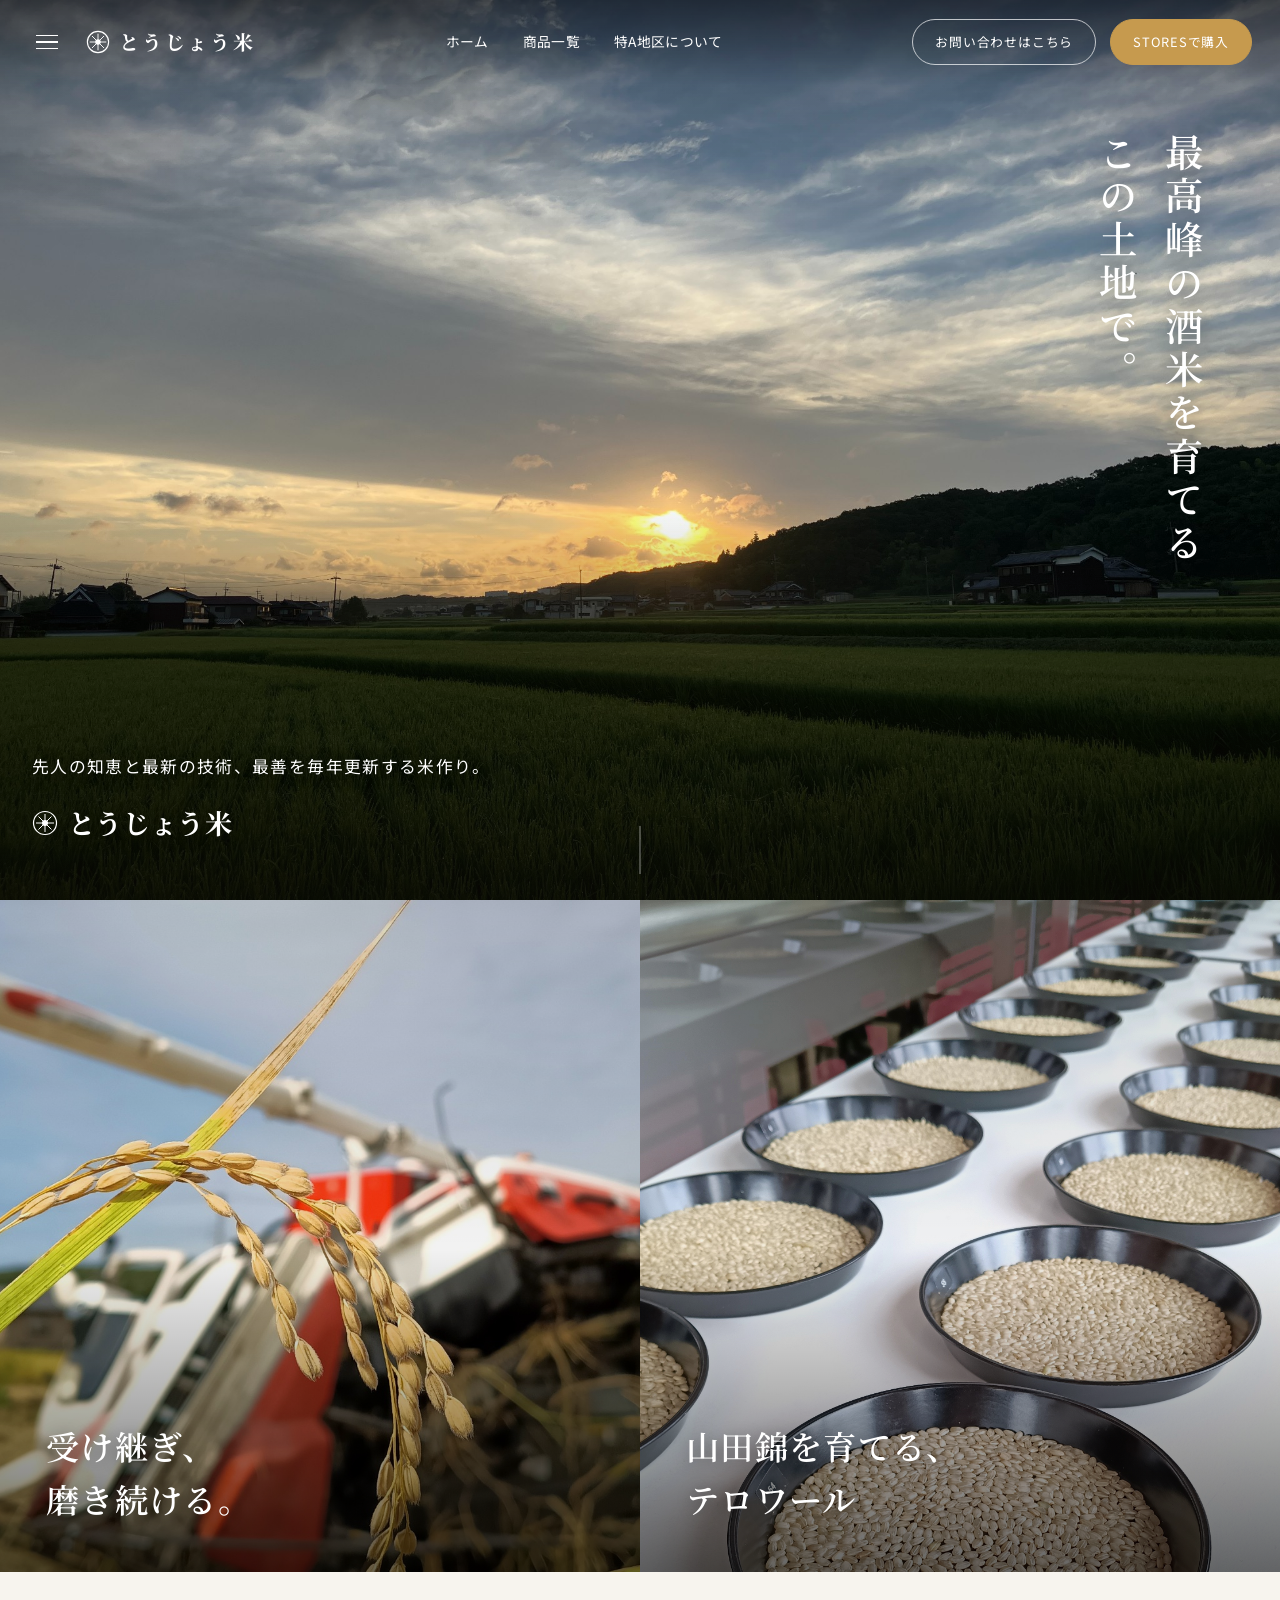
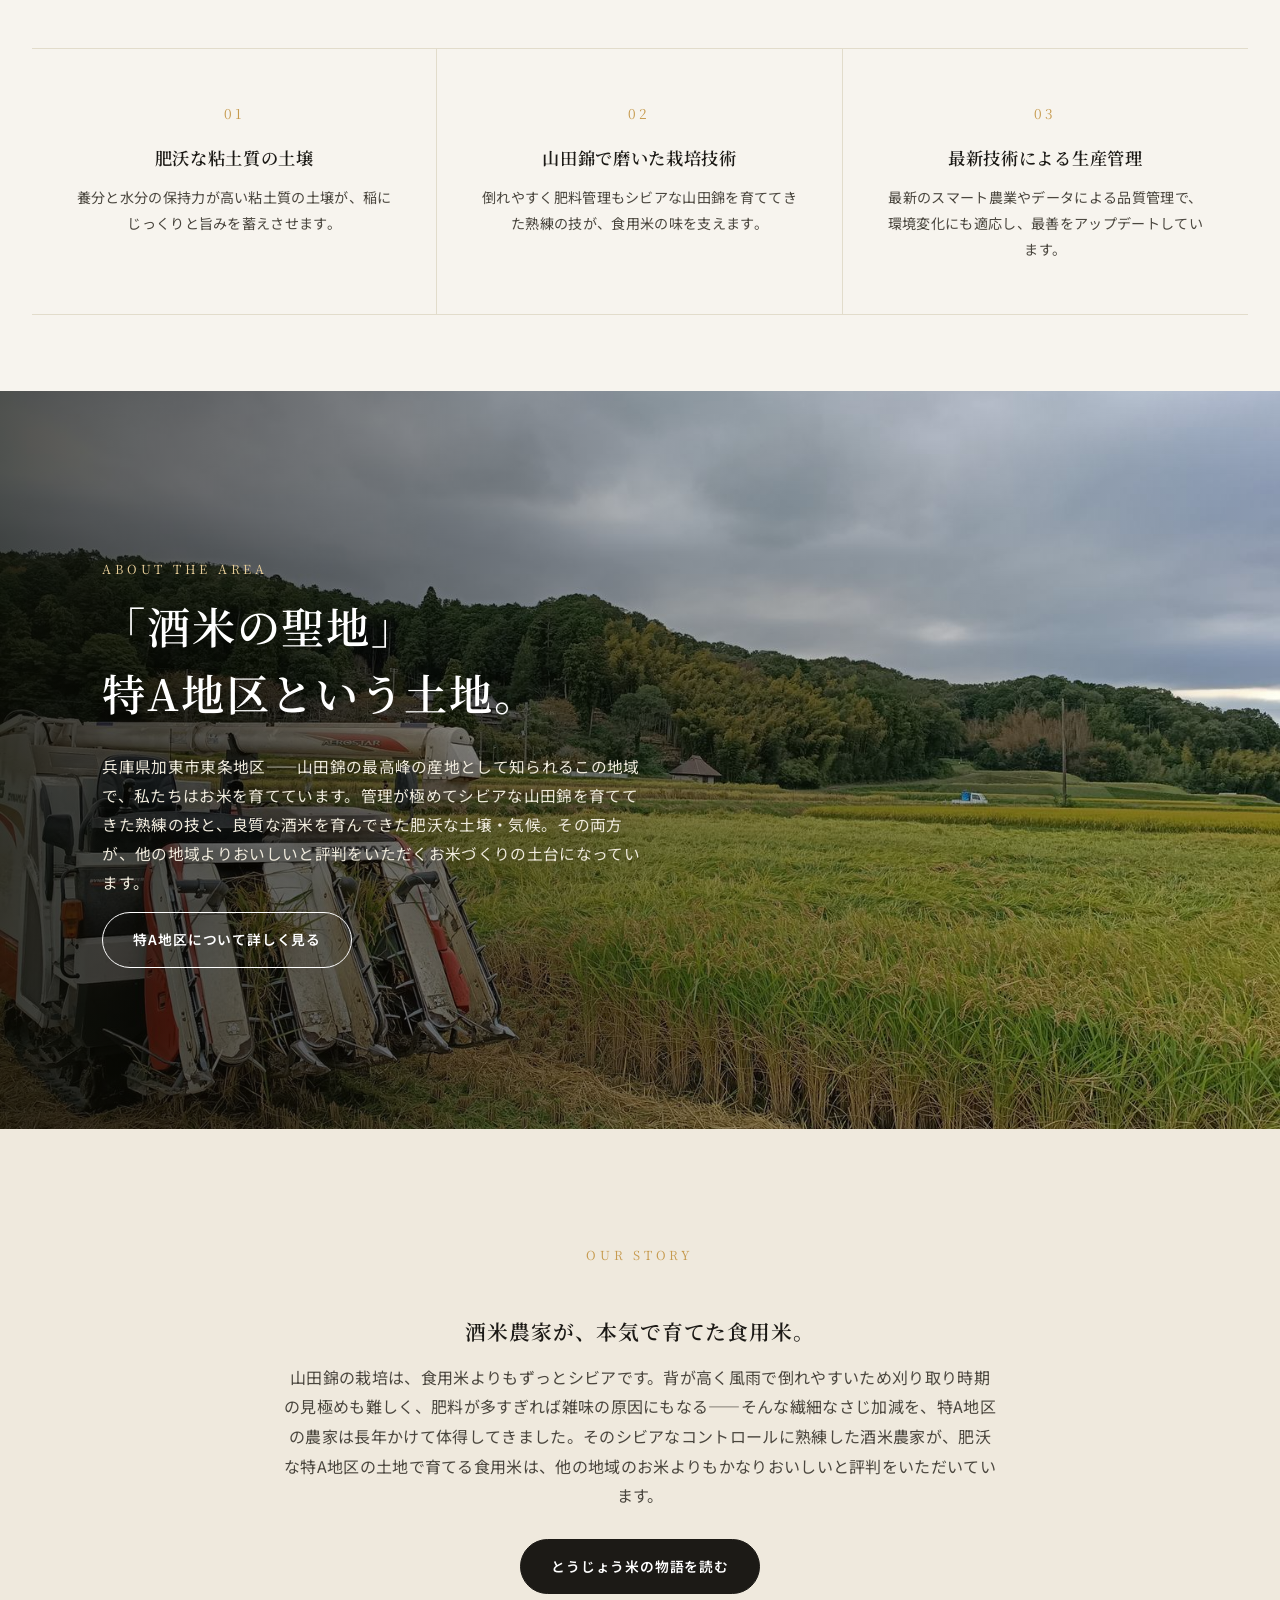
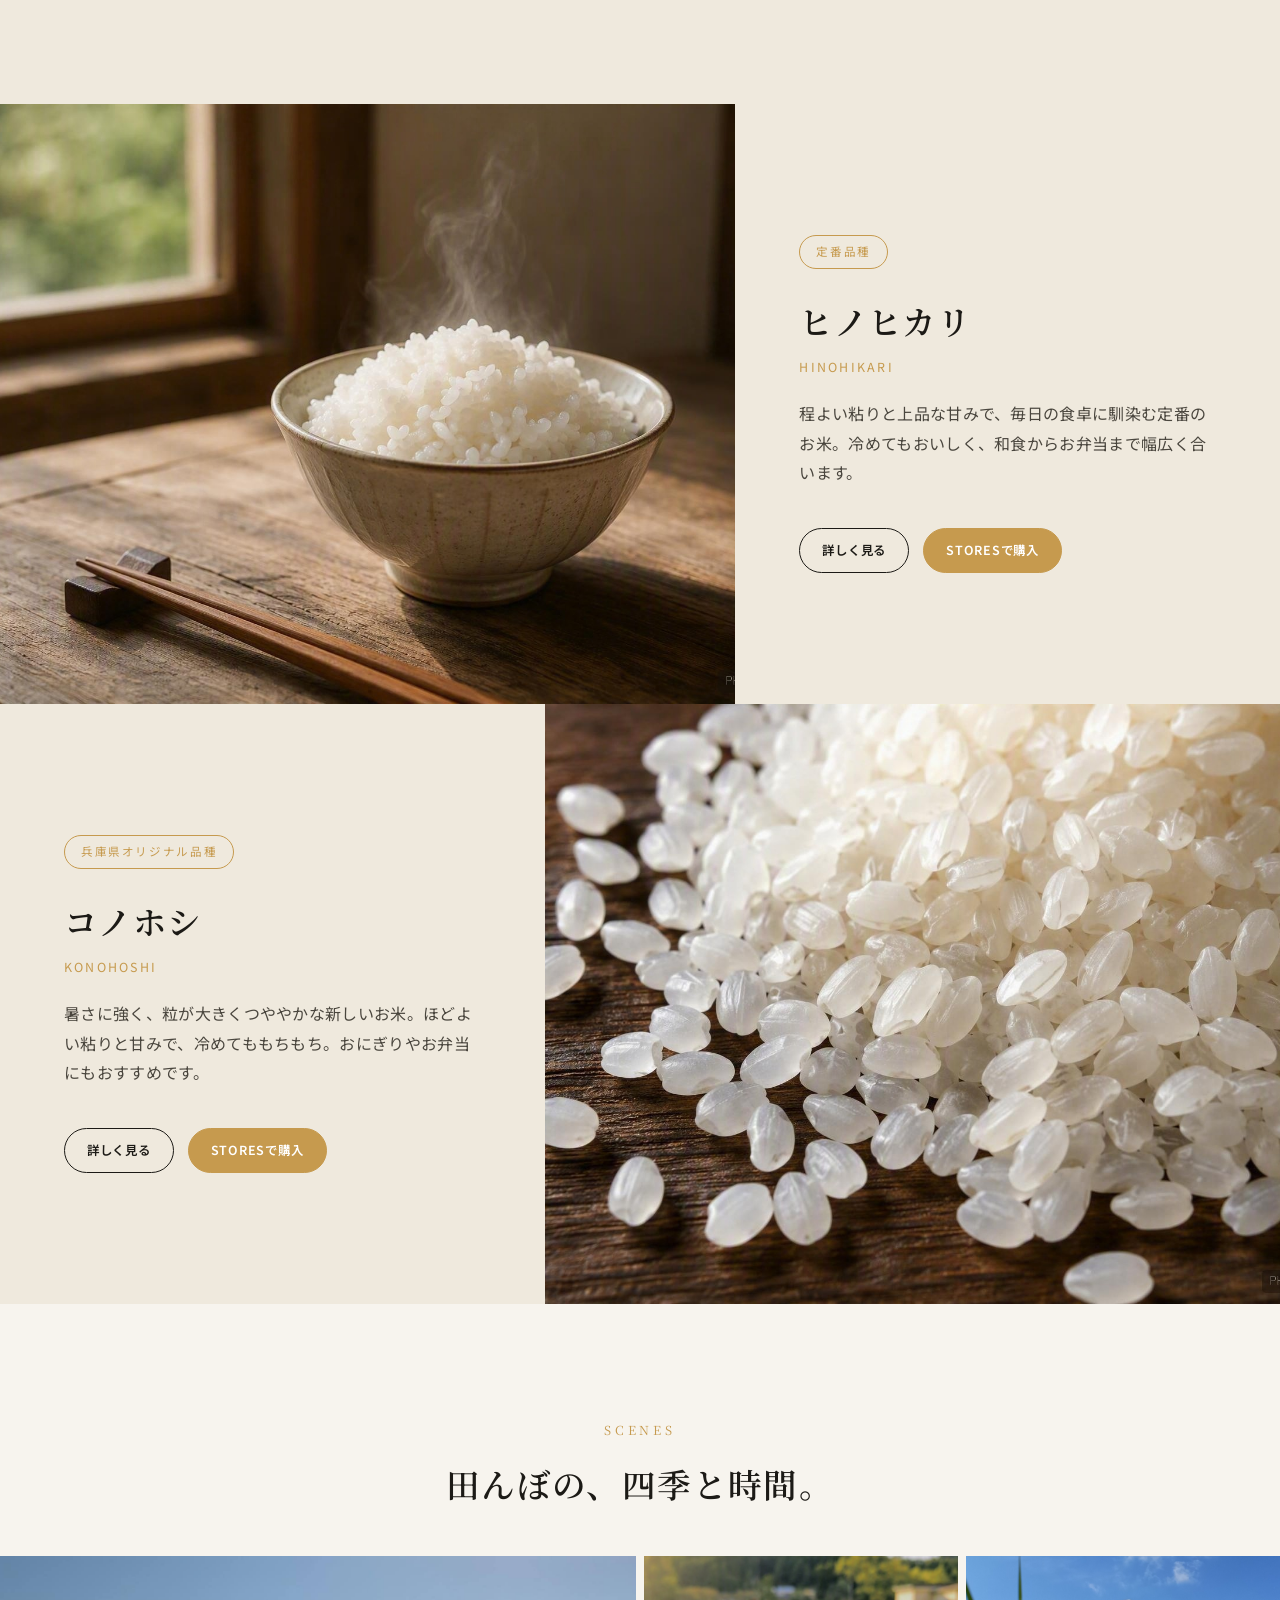
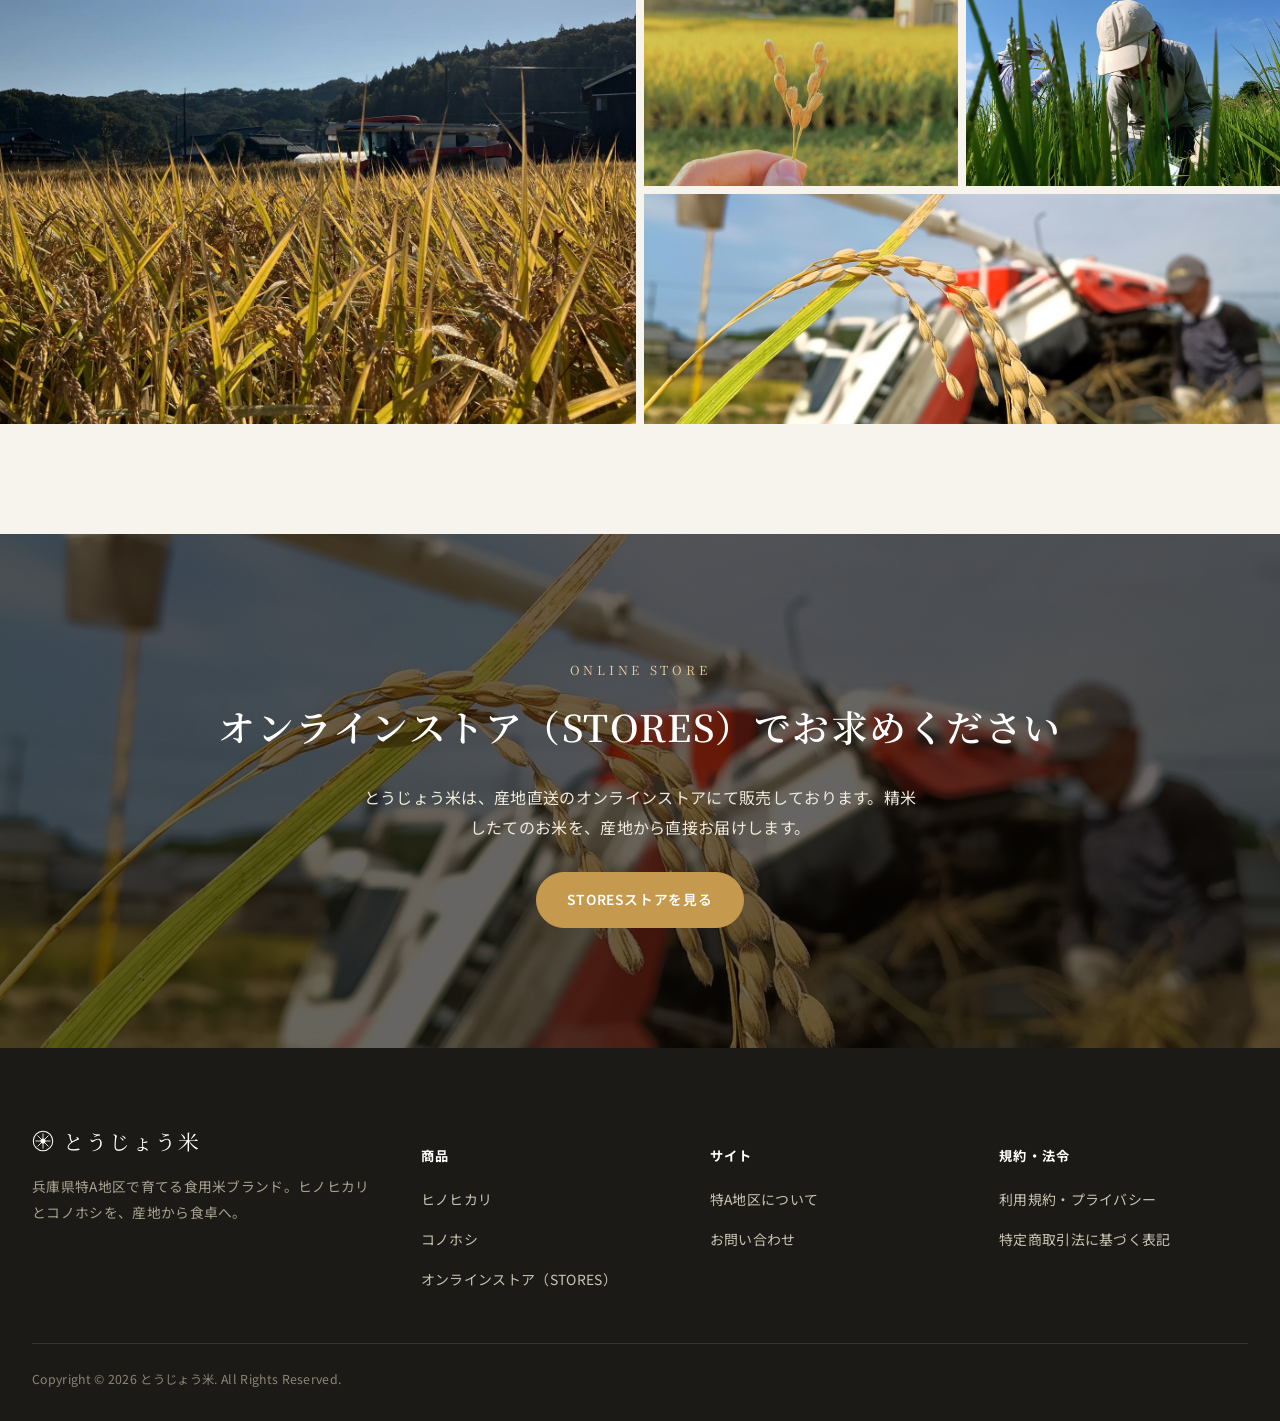
<file: index.html>
<!DOCTYPE html>
<html lang="ja">
<head>
<meta charset="UTF-8">
<meta name="viewport" content="width=device-width, initial-scale=1.0">
<title>とうじょう米～山田錦特A地区の酒米農家が作ったお米～</title>
<meta name="description" content="兵庫県・特A地区（三木市吉川町、加東市東条町・社町）で育てる食用米ブランド「とうじょう米」。ヒノヒカリとコノホシの2品種を、産地直送でお届けします。ご購入はオンラインストア（STORES）にて。">
<link rel="preconnect" href="https://fonts.googleapis.com">
<link href="https://fonts.googleapis.com/css2?family=Noto+Serif+JP:wght@500;600;700&family=Noto+Sans+JP:wght@400;500;700&display=swap" rel="stylesheet">
<link rel="stylesheet" href="css/style.css">
<meta property="og:title" content="とうじょう米 | 山田錦特A地区で育てるおいしいお米">
<meta property="og:image" content="images/og-image.jpg">
</head>
<body>
<!-- ===== 共通ヘッダー（js/main.js が生成） ===== -->
<div id="site-header" data-current="home" data-variant="hero"></div>

<!-- ===== HERO ===== -->
<section class="hero-full">
  <div class="hero-full__media"><img src="images/hero-main.jpg" alt="夕暮れの田んぼと農機（仮画像）"></div>
  <div class="hero-full__vertical">最高峰の酒米を育てる<br>この土地で。</div>
  <div class="hero-full__bottom">
    <p class="hero-full__tag">先人の知恵と最新の技術、最善を毎年更新する米作り。</p>
    <div class="hero-full__logo"><svg width="26" height="26" viewBox="0 0 26 26" fill="none" xmlns="http://www.w3.org/2000/svg"><circle cx="13" cy="13" r="11.5" stroke="currentColor" stroke-width="1.2"/><path d="M13 4V22M4 13H22M6.5 6.5L19.5 19.5M19.5 6.5L6.5 19.5" stroke="currentColor" stroke-width="1"/><circle cx="13" cy="13" r="3" fill="currentColor"/></svg><span>とうじょう米</span></div>
  </div>
  <div class="scroll-cue"></div>
</section>
<!-- ===== SPLIT PHOTO ===== -->
<div class="split-photo">
  <div class="split-photo__cell">
    <img src="images/farmer.jpg" alt="生産者（仮画像）">
    <div class="split-photo__text"><h3>受け継ぎ、<br>磨き続ける。</h3></div>
  </div>
  <div class="split-photo__cell">
    <img src="images/rice-ear-close.jpg" alt="稲穂と青空（仮画像）">
    <div class="split-photo__text"><h3>山田錦を育てる、<br>テロワール</h3></div>
  </div>
</div>
<!-- ===== FEATURE STRIP ===== -->
<section class="section--tight section--cream">
  <div class="container">
    <div class="feature-strip">
      <div class="feature-strip__item">
        <span class="feature-strip__num">01</span>
        <h4>肥沃な粘土質の土壌</h4>
        <p>養分と水分の保持力が高い粘土質の土壌が、稲にじっくりと旨みを蓄えさせます。</p>
      </div>
      <div class="feature-strip__item">
        <span class="feature-strip__num">02</span>
        <h4>山田錦で磨いた栽培技術</h4>
        <p>倒れやすく肥料管理もシビアな山田錦を育ててきた熟練の技が、食用米の味を支えます。</p>
      </div>
      <div class="feature-strip__item">
        <span class="feature-strip__num">03</span>
        <h4>最新技術による生産管理</h4>
        <p>最新のスマート農業やデータによる品質管理で、環境変化にも適応し、最善をアップデートしています。</p>
      </div>
    </div>
  </div>
</section>
<!-- ===== AREA BANNER ===== -->
<section class="banner-photo">
  <img src="images/aerial-fields.jpg" alt="特A地区の里山風景（仮画像）">
  <div class="banner-photo__inner">
    <div class="banner-photo__box">
      <span class="eyebrow">About the area</span>
      <h2>「酒米の聖地」<br>特A地区という土地。</h2>
      <p>兵庫県加東市東条地区――山田錦の最高峰の産地として知られるこの地域で、私たちはお米を育てています。管理が極めてシビアな山田錦を育ててきた熟練の技と、良質な酒米を育んできた肥沃な土壌・気候。その両方が、他の地域よりおいしいと評判をいただくお米づくりの土台になっています。</p>
      <a href="about.html" class="btn btn--light">特A地区について詳しく見る</a>
    </div>
  </div>
</section>
<!-- ===== STORY ===== -->
<section class="section section--soft">
  <div class="container container--narrow prose" style="text-align:center;">
    <span class="eyebrow">Our Story</span>
    <h2>酒米農家が、本気で育てた食用米。</h2>
    <p>山田錦の栽培は、食用米よりもずっとシビアです。背が高く風雨で倒れやすいため刈り取り時期の見極めも難しく、肥料が多すぎれば雑味の原因にもなる――そんな繊細なさじ加減を、特A地区の農家は長年かけて体得してきました。そのシビアなコントロールに熟練した酒米農家が、肥沃な特A地区の土地で育てる食用米は、他の地域のお米よりもかなりおいしいと評判をいただいています。</p>
    <div style="margin-top:28px;">
      <a href="about.html" class="btn btn--dark">とうじょう米の物語を読む</a>
    </div>
  </div>
</section>
<!-- ===== PRODUCTS ===== -->
<section class="product-showcase">
  <div class="product-block">
    <div class="product-block__img"><img src="images/bowl-rice.jpg" alt="ヒノヒカリ（仮画像）"></div>
    <div class="product-block__text">
      <span class="tag">定番品種</span>
      <h3>ヒノヒカリ</h3>
      <span class="kana">Hinohikari</span>
      <p class="desc">程よい粘りと上品な甘みで、毎日の食卓に馴染む定番のお米。冷めてもおいしく、和食からお弁当まで幅広く合います。</p>
      <div class="product-block__actions">
        <a href="hinohikari.html" class="btn btn--outline btn--sm">詳しく見る</a>
        <a data-store="hinohikari" class="btn btn--store btn--sm" target="_blank" rel="noopener">STORESで購入</a>
      </div>
    </div>
  </div>
  <div class="product-block reverse">
    <div class="product-block__img"><img src="images/grain-macro.jpg" alt="コノホシ（仮画像）"></div>
    <div class="product-block__text">
      <span class="tag">兵庫県オリジナル品種</span>
      <h3>コノホシ</h3>
      <span class="kana">Konohoshi</span>
      <p class="desc">暑さに強く、粒が大きくつややかな新しいお米。ほどよい粘りと甘みで、冷めてももちもち。おにぎりやお弁当にもおすすめです。</p>
      <div class="product-block__actions">
        <a href="konohoshi.html" class="btn btn--outline btn--sm">詳しく見る</a>
        <a data-store="konohoshi" class="btn btn--store btn--sm" target="_blank" rel="noopener">STORESで購入</a>
      </div>
    </div>
  </div>
</section>
<!-- ===== MOSAIC ===== -->
<section class="section section--cream">
  <div class="container">
    <div class="section-head">
      <span class="eyebrow">Scenes</span>
      <h2>田んぼの、四季と時間。</h2>
    </div>
  </div>
  <div class="mosaic">
    <a class="mosaic-item span-2 span-2-row" href="about.html"><img src="images/misty-fields.jpg" alt="霧の朝の田んぼ（仮画像）"></a>
    <a class="mosaic-item" href="products.html"><img src="images/hands-grain.jpg" alt="手のひらの籾（仮画像）"></a>
    <a class="mosaic-item" href="about.html"><img src="images/sunset-reflection.jpg" alt="夕焼けの水鏡（仮画像）"></a>
    <a class="mosaic-item span-2" href="about.html"><img src="images/harvest-combine.jpg" alt="稲刈りの様子（仮画像）"></a>
  </div>
</section>
<!-- ===== CTA ===== -->
<section class="cta-photo">
  <img src="images/harvest-combine.jpg" alt="稲刈りの夕暮れ（仮画像）">
  <div class="container cta-photo__inner">
    <span class="eyebrow" style="color:#e9cf9a;">Online Store</span>
    <h2>オンラインストア（STORES）でお求めください</h2>
    <p>とうじょう米は、産地直送のオンラインストアにて販売しております。精米したてのお米を、産地から直接お届けします。</p>
    <a data-store="base" class="btn btn--store" target="_blank" rel="noopener">STORESストアを見る</a>
  </div>
</section>

<!-- ===== 共通フッター（js/main.js が生成 / トップは仮画像注記なし） ===== -->
<div id="site-footer" data-image-note="false"></div>

<script src="js/config.js"></script>
<script src="js/main.js"></script>
</body>
</html>
</file>
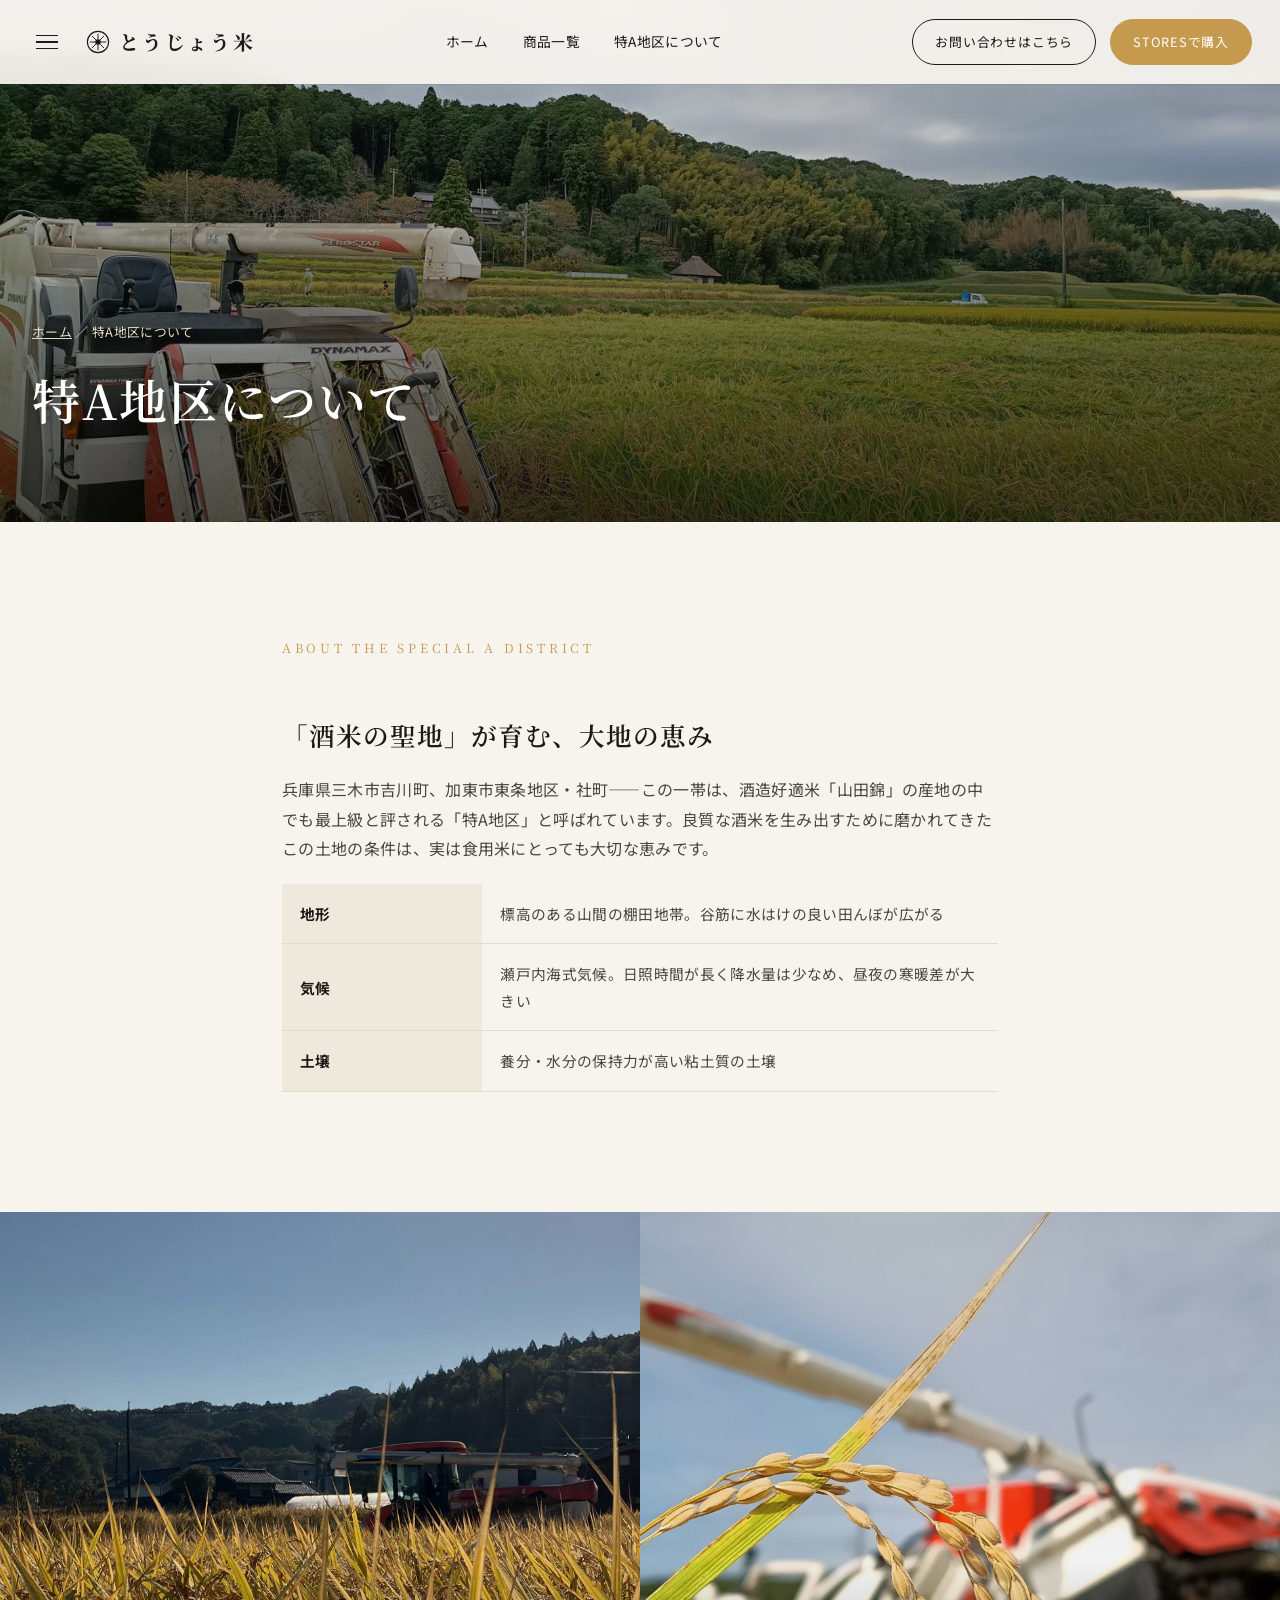
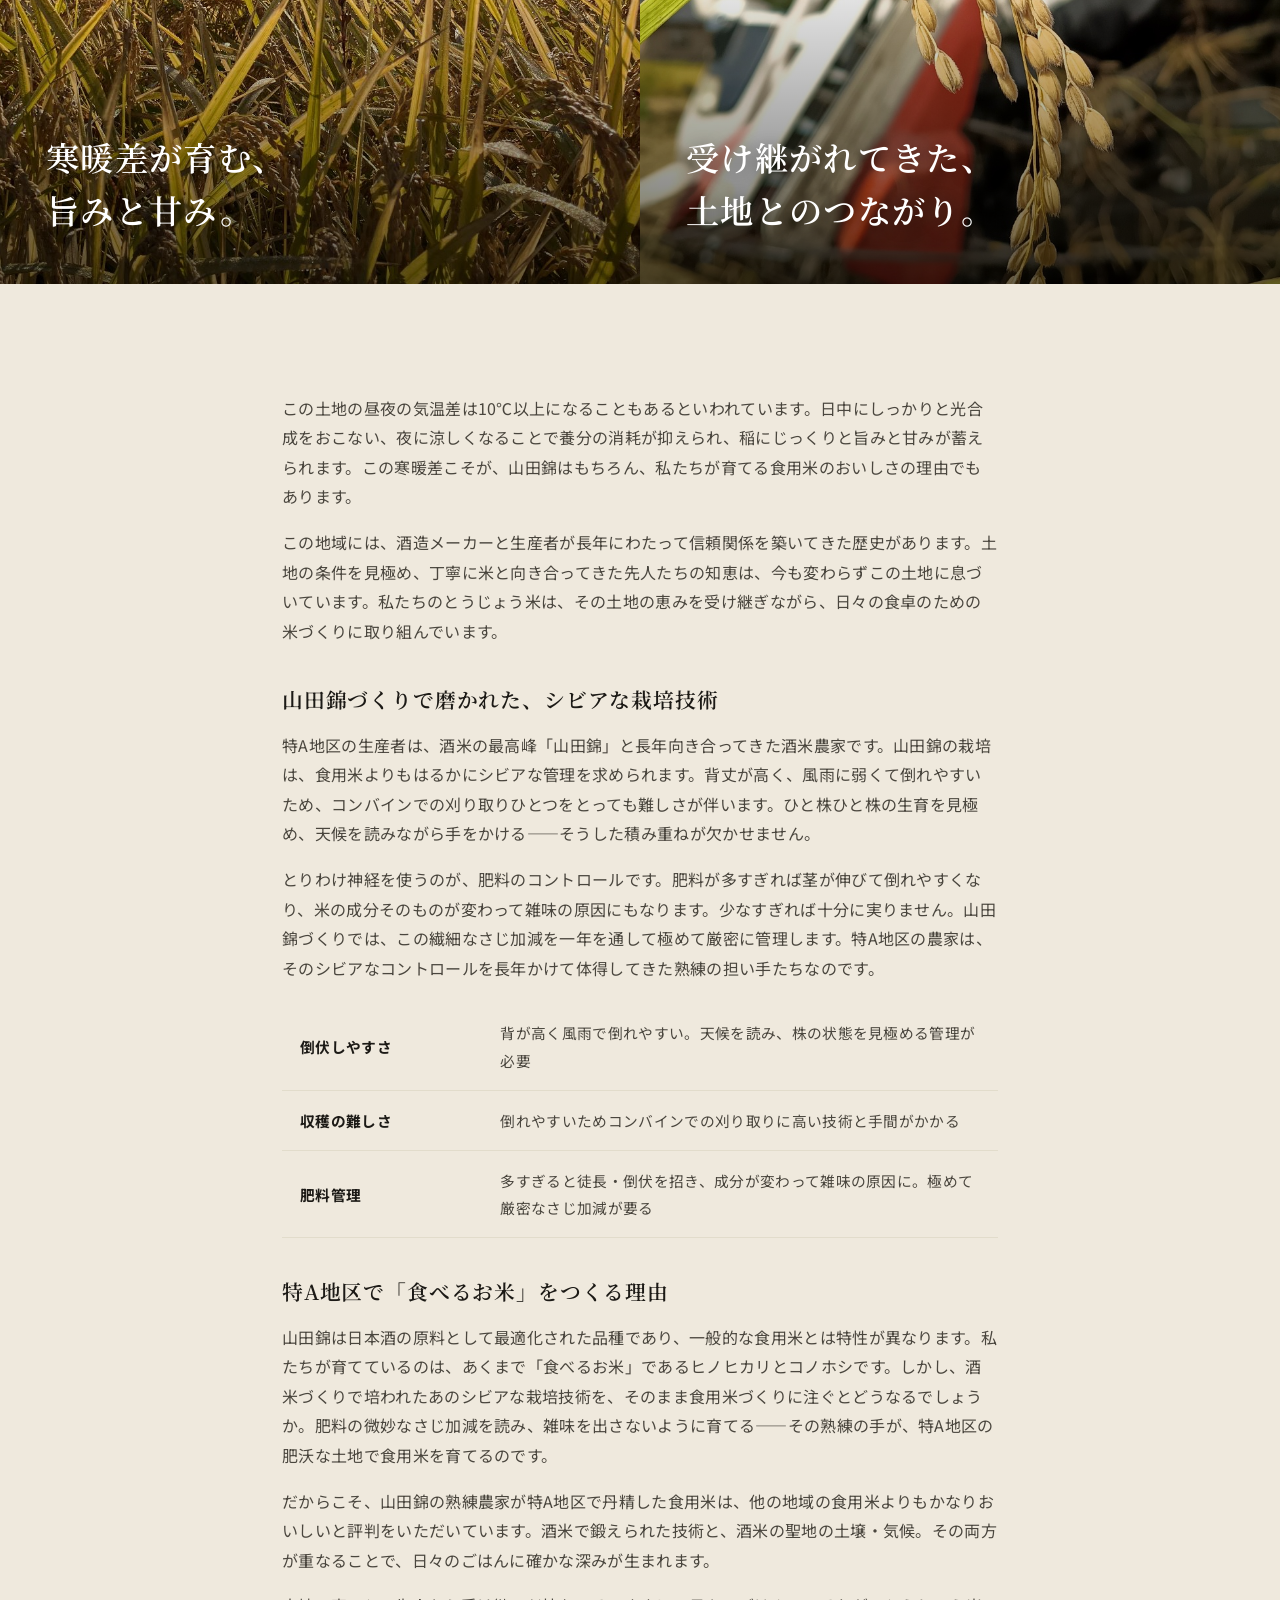
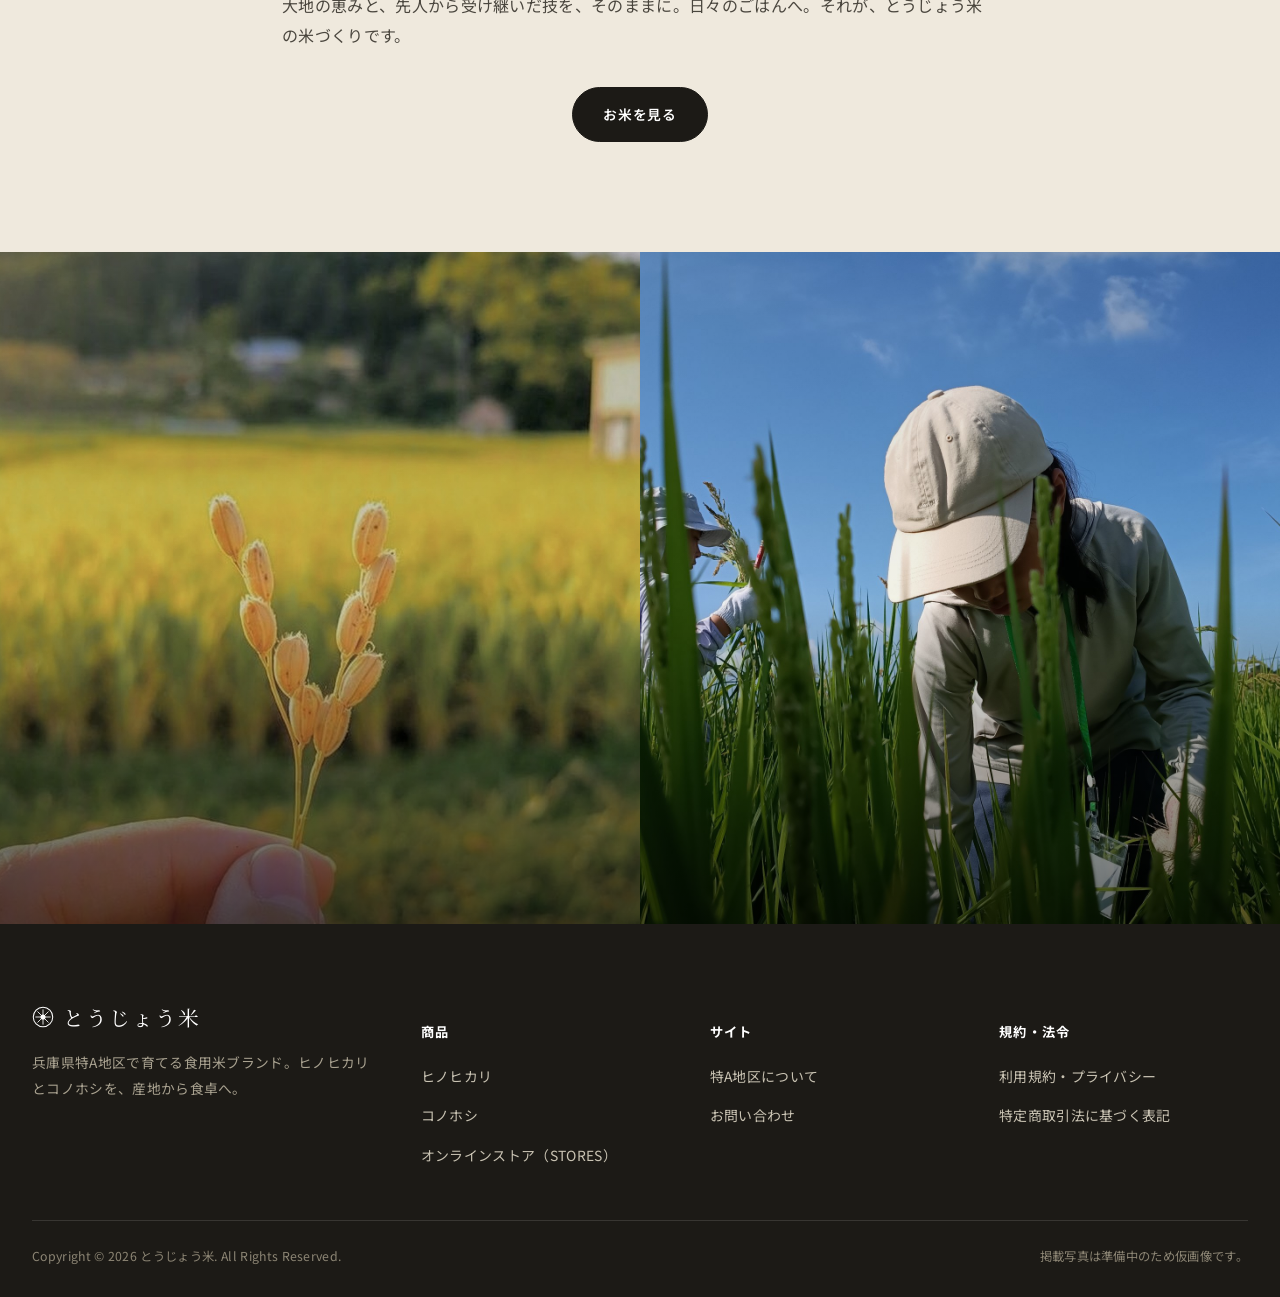
<file: about.html>
<!DOCTYPE html>
<html lang="ja">
<head>
<meta charset="UTF-8">
<meta name="viewport" content="width=device-width, initial-scale=1.0">
<title>特A地区について | とうじょう米</title>
<meta name="description" content="山田錦の最高峰の産地として知られる兵庫県「特A地区」について。酒米づくりで培われた熟練の技と土壌・気候・歴史、そして私たちが食用米を育てる理由をご紹介します。">
<link rel="preconnect" href="https://fonts.googleapis.com">
<link href="https://fonts.googleapis.com/css2?family=Noto+Serif+JP:wght@500;600;700&family=Noto+Sans+JP:wght@400;500;700&display=swap" rel="stylesheet">
<link rel="stylesheet" href="css/style.css">
</head>
<body>
<!-- ===== 共通ヘッダー（js/main.js が生成） ===== -->
<div id="site-header" data-current="about"></div>

<section class="page-banner">
  <img src="images/aerial-fields.jpg" alt="特A地区の里山風景（仮画像）">
  <div class="page-banner__inner">
    <p class="breadcrumb"><a href="index.html">ホーム</a> ／ 特A地区について</p>
    <h1>特A地区について</h1>
  </div>
</section>
<section class="section section--cream">
  <div class="container container--narrow prose">
    <span class="eyebrow">About the special A district</span>
    <h2 style="font-size:1.6rem;color:var(--color-ink);">「酒米の聖地」が育む、大地の恵み</h2>
    <p>兵庫県三木市吉川町、加東市東条地区・社町――この一帯は、酒造好適米「山田錦」の産地の中でも最上級と評される「特A地区」と呼ばれています。良質な酒米を生み出すために磨かれてきたこの土地の条件は、実は食用米にとっても大切な恵みです。</p>
    <table class="spec-table">
      <tr><th>地形</th><td>標高のある山間の棚田地帯。谷筋に水はけの良い田んぼが広がる</td></tr>
      <tr><th>気候</th><td>瀬戸内海式気候。日照時間が長く降水量は少なめ、昼夜の寒暖差が大きい</td></tr>
      <tr><th>土壌</th><td>養分・水分の保持力が高い粘土質の土壌</td></tr>
    </table>
  </div>
</section>
<div class="split-photo">
  <div class="split-photo__cell">
    <img src="images/misty-fields.jpg" alt="霧の朝の田んぼ（仮画像）">
    <div class="split-photo__text"><h3>寒暖差が育む、<br>旨みと甘み。</h3></div>
  </div>
  <div class="split-photo__cell">
    <img src="images/farmer.jpg" alt="生産者（仮画像）">
    <div class="split-photo__text"><h3>受け継がれてきた、<br>土地とのつながり。</h3></div>
  </div>
</div>
<section class="section section--soft">
  <div class="container container--narrow prose">
    <p>この土地の昼夜の気温差は10℃以上になることもあるといわれています。日中にしっかりと光合成をおこない、夜に涼しくなることで養分の消耗が抑えられ、稲にじっくりと旨みと甘みが蓄えられます。この寒暖差こそが、山田錦はもちろん、私たちが育てる食用米のおいしさの理由でもあります。</p>
    <p>この地域には、酒造メーカーと生産者が長年にわたって信頼関係を築いてきた歴史があります。土地の条件を見極め、丁寧に米と向き合ってきた先人たちの知恵は、今も変わらずこの土地に息づいています。私たちのとうじょう米は、その土地の恵みを受け継ぎながら、日々の食卓のための米づくりに取り組んでいます。</p>
    <h2>山田錦づくりで磨かれた、シビアな栽培技術</h2>
    <p>特A地区の生産者は、酒米の最高峰「山田錦」と長年向き合ってきた酒米農家です。山田錦の栽培は、食用米よりもはるかにシビアな管理を求められます。背丈が高く、風雨に弱くて倒れやすいため、コンバインでの刈り取りひとつをとっても難しさが伴います。ひと株ひと株の生育を見極め、天候を読みながら手をかける――そうした積み重ねが欠かせません。</p>
    <p>とりわけ神経を使うのが、肥料のコントロールです。肥料が多すぎれば茎が伸びて倒れやすくなり、米の成分そのものが変わって雑味の原因にもなります。少なすぎれば十分に実りません。山田錦づくりでは、この繊細なさじ加減を一年を通して極めて厳密に管理します。特A地区の農家は、そのシビアなコントロールを長年かけて体得してきた熟練の担い手たちなのです。</p>
    <table class="spec-table">
      <tr><th>倒伏しやすさ</th><td>背が高く風雨で倒れやすい。天候を読み、株の状態を見極める管理が必要</td></tr>
      <tr><th>収穫の難しさ</th><td>倒れやすいためコンバインでの刈り取りに高い技術と手間がかかる</td></tr>
      <tr><th>肥料管理</th><td>多すぎると徒長・倒伏を招き、成分が変わって雑味の原因に。極めて厳密なさじ加減が要る</td></tr>
    </table>
    <h2>特A地区で「食べるお米」をつくる理由</h2>
    <p>山田錦は日本酒の原料として最適化された品種であり、一般的な食用米とは特性が異なります。私たちが育てているのは、あくまで「食べるお米」であるヒノヒカリとコノホシです。しかし、酒米づくりで培われたあのシビアな栽培技術を、そのまま食用米づくりに注ぐとどうなるでしょうか。肥料の微妙なさじ加減を読み、雑味を出さないように育てる――その熟練の手が、特A地区の肥沃な土地で食用米を育てるのです。</p>
    <p>だからこそ、山田錦の熟練農家が特A地区で丹精した食用米は、他の地域の食用米よりもかなりおいしいと評判をいただいています。酒米で鍛えられた技術と、酒米の聖地の土壌・気候。その両方が重なることで、日々のごはんに確かな深みが生まれます。</p>
    <p>大地の恵みと、先人から受け継いだ技を、そのままに。日々のごはんへ。それが、とうじょう米の米づくりです。</p>
    <div style="text-align:center;margin-top:36px;">
      <a href="products.html" class="btn btn--dark">お米を見る</a>
    </div>
  </div>
</section>
<div class="split-photo">
  <div class="split-photo__cell"><img src="images/hands-grain.jpg" alt="収穫した籾（仮画像）"></div>
  <div class="split-photo__cell"><img src="images/sunset-reflection.jpg" alt="夕焼けの水鏡（仮画像）"></div>
</div>

<!-- ===== 共通フッター（js/main.js が生成） ===== -->
<div id="site-footer"></div>

<script src="js/config.js"></script>
<script src="js/main.js"></script>
</body>
</html>
</file>
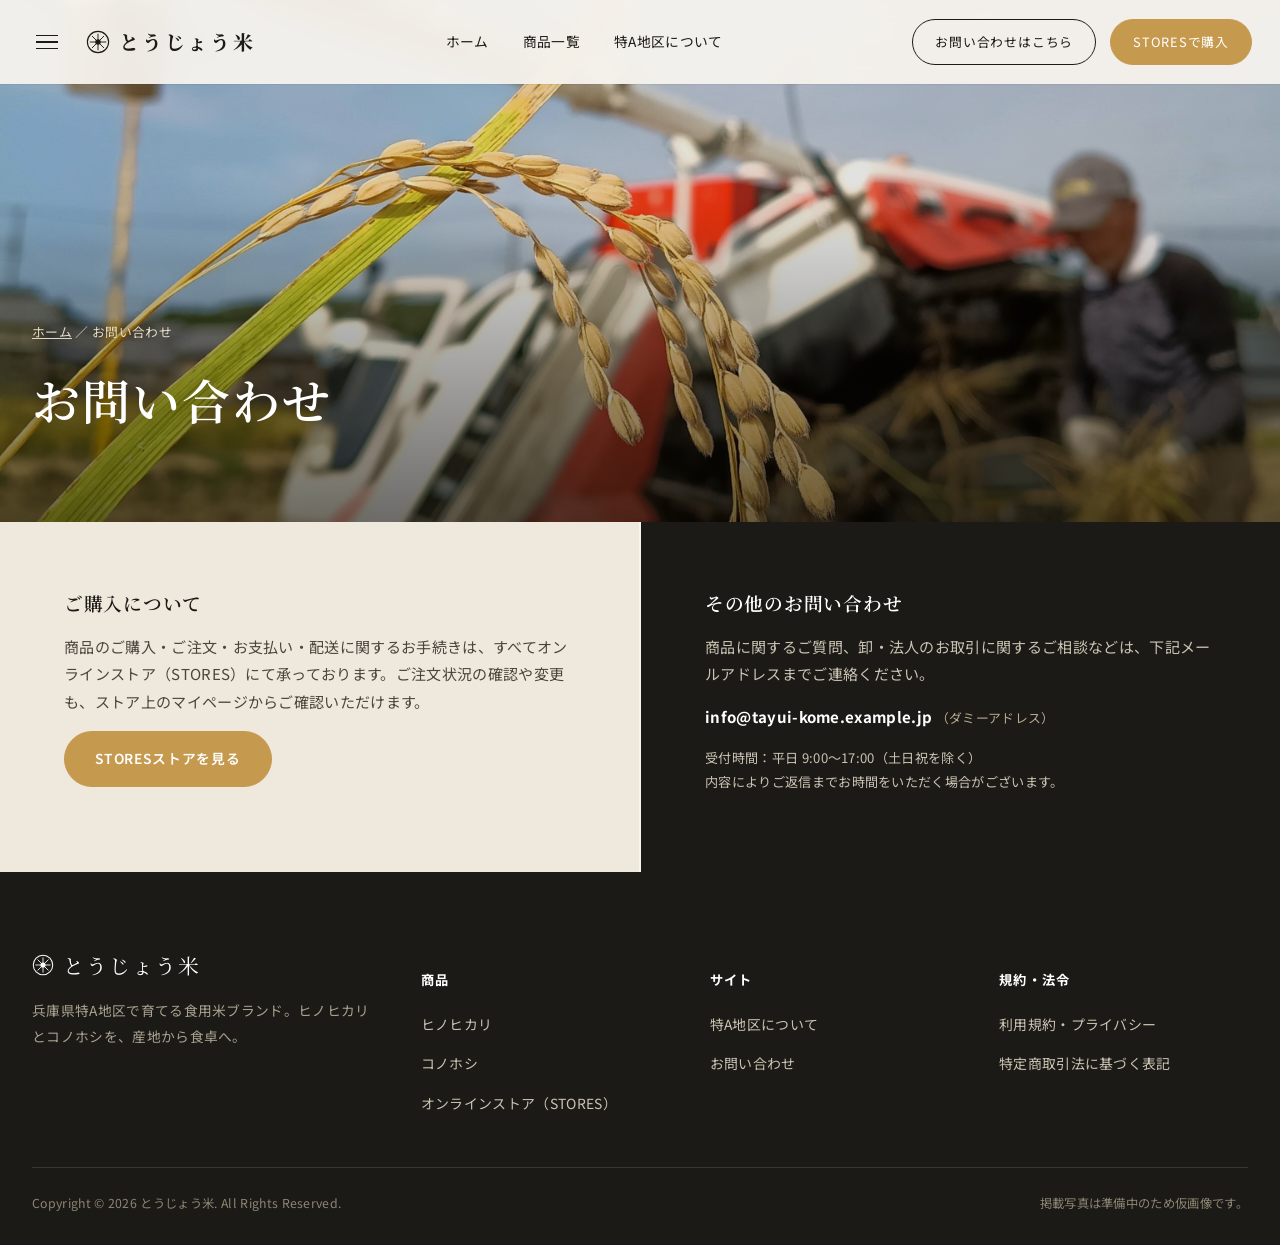
<file: contact.html>
<!DOCTYPE html>
<html lang="ja">
<head>
<meta charset="UTF-8">
<meta name="viewport" content="width=device-width, initial-scale=1.0">
<title>お問い合わせ | とうじょう米</title>
<meta name="description" content="とうじょう米へのお問い合わせ、ご購入に関するご案内。商品のご購入はオンラインストア（STORES）にて承っております。">
<link rel="preconnect" href="https://fonts.googleapis.com">
<link href="https://fonts.googleapis.com/css2?family=Noto+Serif+JP:wght@500;600;700&family=Noto+Sans+JP:wght@400;500;700&display=swap" rel="stylesheet">
<link rel="stylesheet" href="css/style.css">
</head>
<body>
<!-- ===== 共通ヘッダー（js/main.js が生成） ===== -->
<div id="site-header" data-current=""></div>

<section class="page-banner">
  <img src="images/farmer.jpg" alt="生産者（仮画像）">
  <div class="page-banner__inner">
    <p class="breadcrumb"><a href="index.html">ホーム</a> ／ お問い合わせ</p>
    <h1>お問い合わせ</h1>
  </div>
</section>
<div class="contact-grid">
  <div class="contact-card">
    <h3>ご購入について</h3>
    <p>商品のご購入・ご注文・お支払い・配送に関するお手続きは、すべてオンラインストア（STORES）にて承っております。ご注文状況の確認や変更も、ストア上のマイページからご確認いただけます。</p>
    <a data-store="base" class="btn btn--store" target="_blank" rel="noopener">STORESストアを見る</a>
  </div>
  <div class="contact-card dark">
    <h3>その他のお問い合わせ</h3>
    <p>商品に関するご質問、卸・法人のお取引に関するご相談などは、下記メールアドレスまでご連絡ください。</p>
    <p style="color:#fff;font-weight:700;">info@tayui-kome.example.jp <span style="font-weight:400;color:#b8ab92;font-size:0.8rem;">（ダミーアドレス）</span></p>
    <p style="font-size:0.82rem;">受付時間：平日 9:00〜17:00（土日祝を除く）<br>内容によりご返信までお時間をいただく場合がございます。</p>
  </div>
</div>

<!-- ===== 共通フッター（js/main.js が生成） ===== -->
<div id="site-footer"></div>

<script src="js/config.js"></script>
<script src="js/main.js"></script>
</body>
</html>
</file>
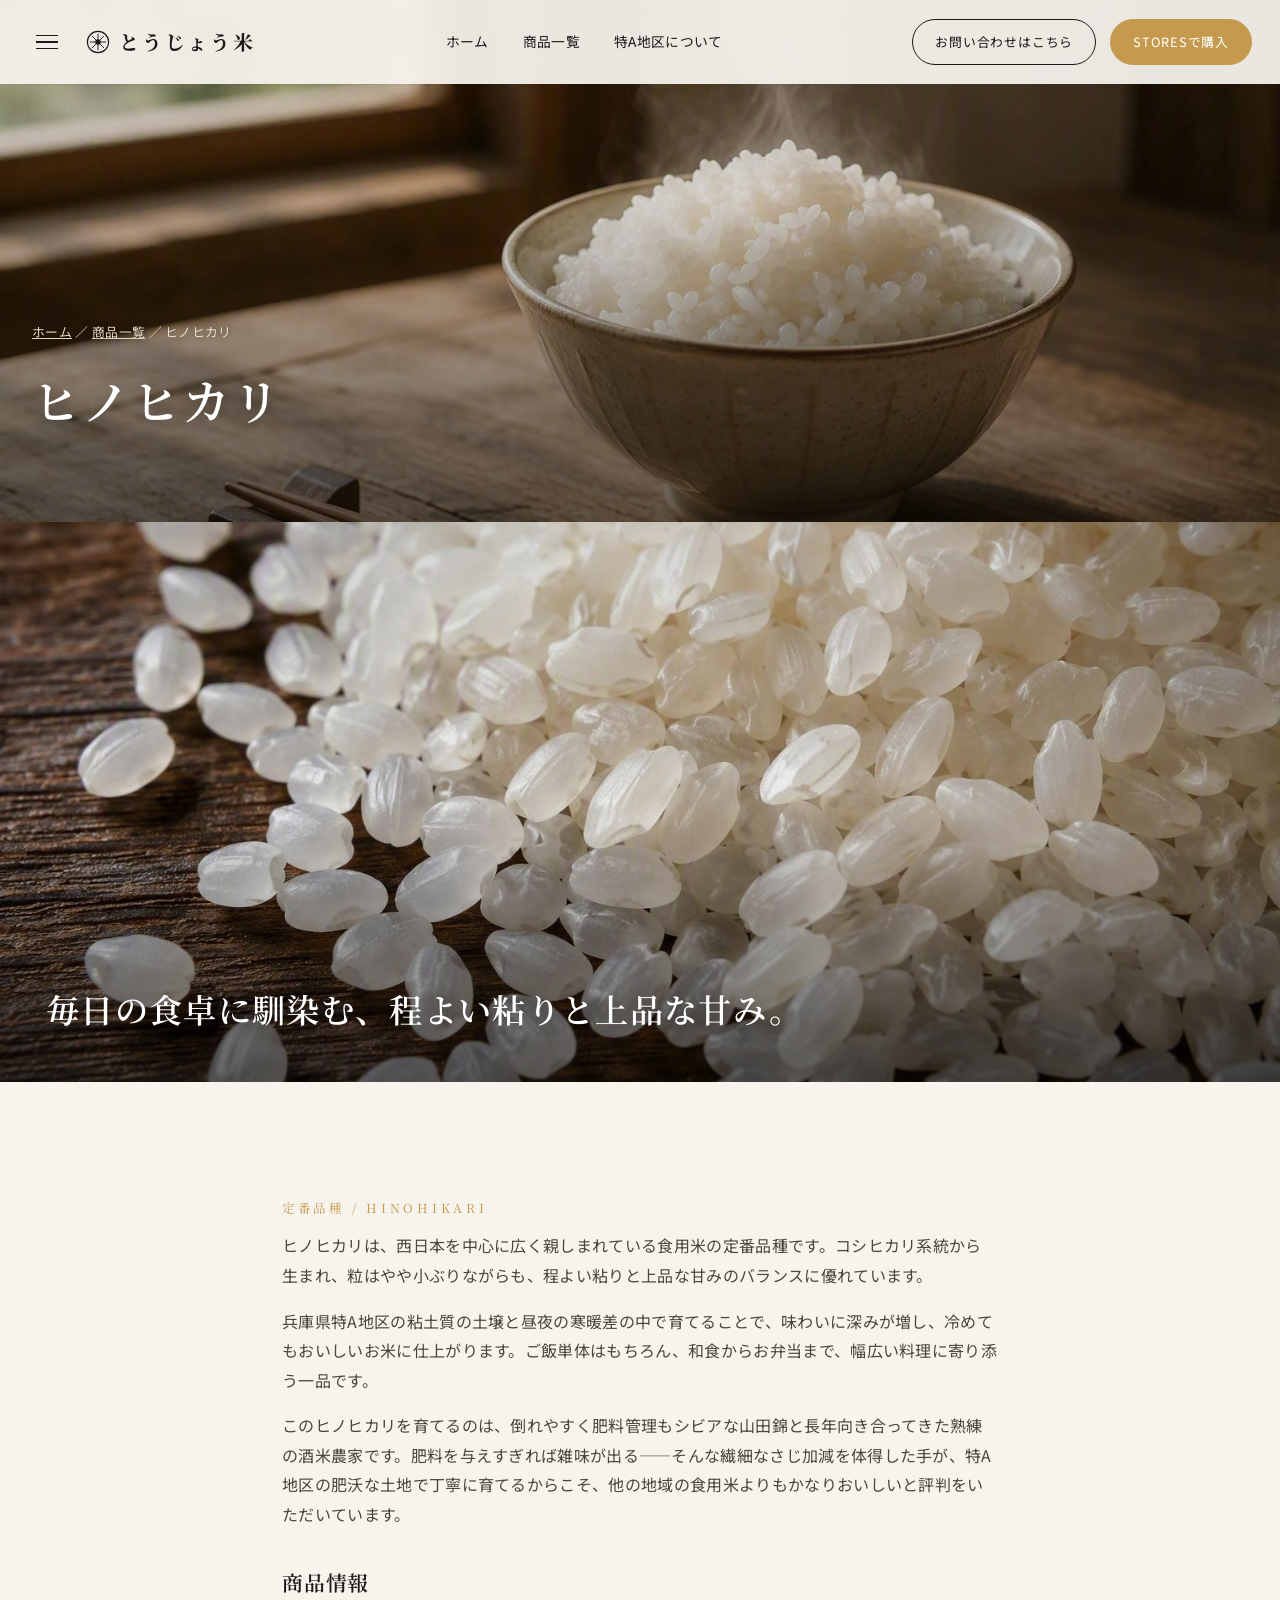
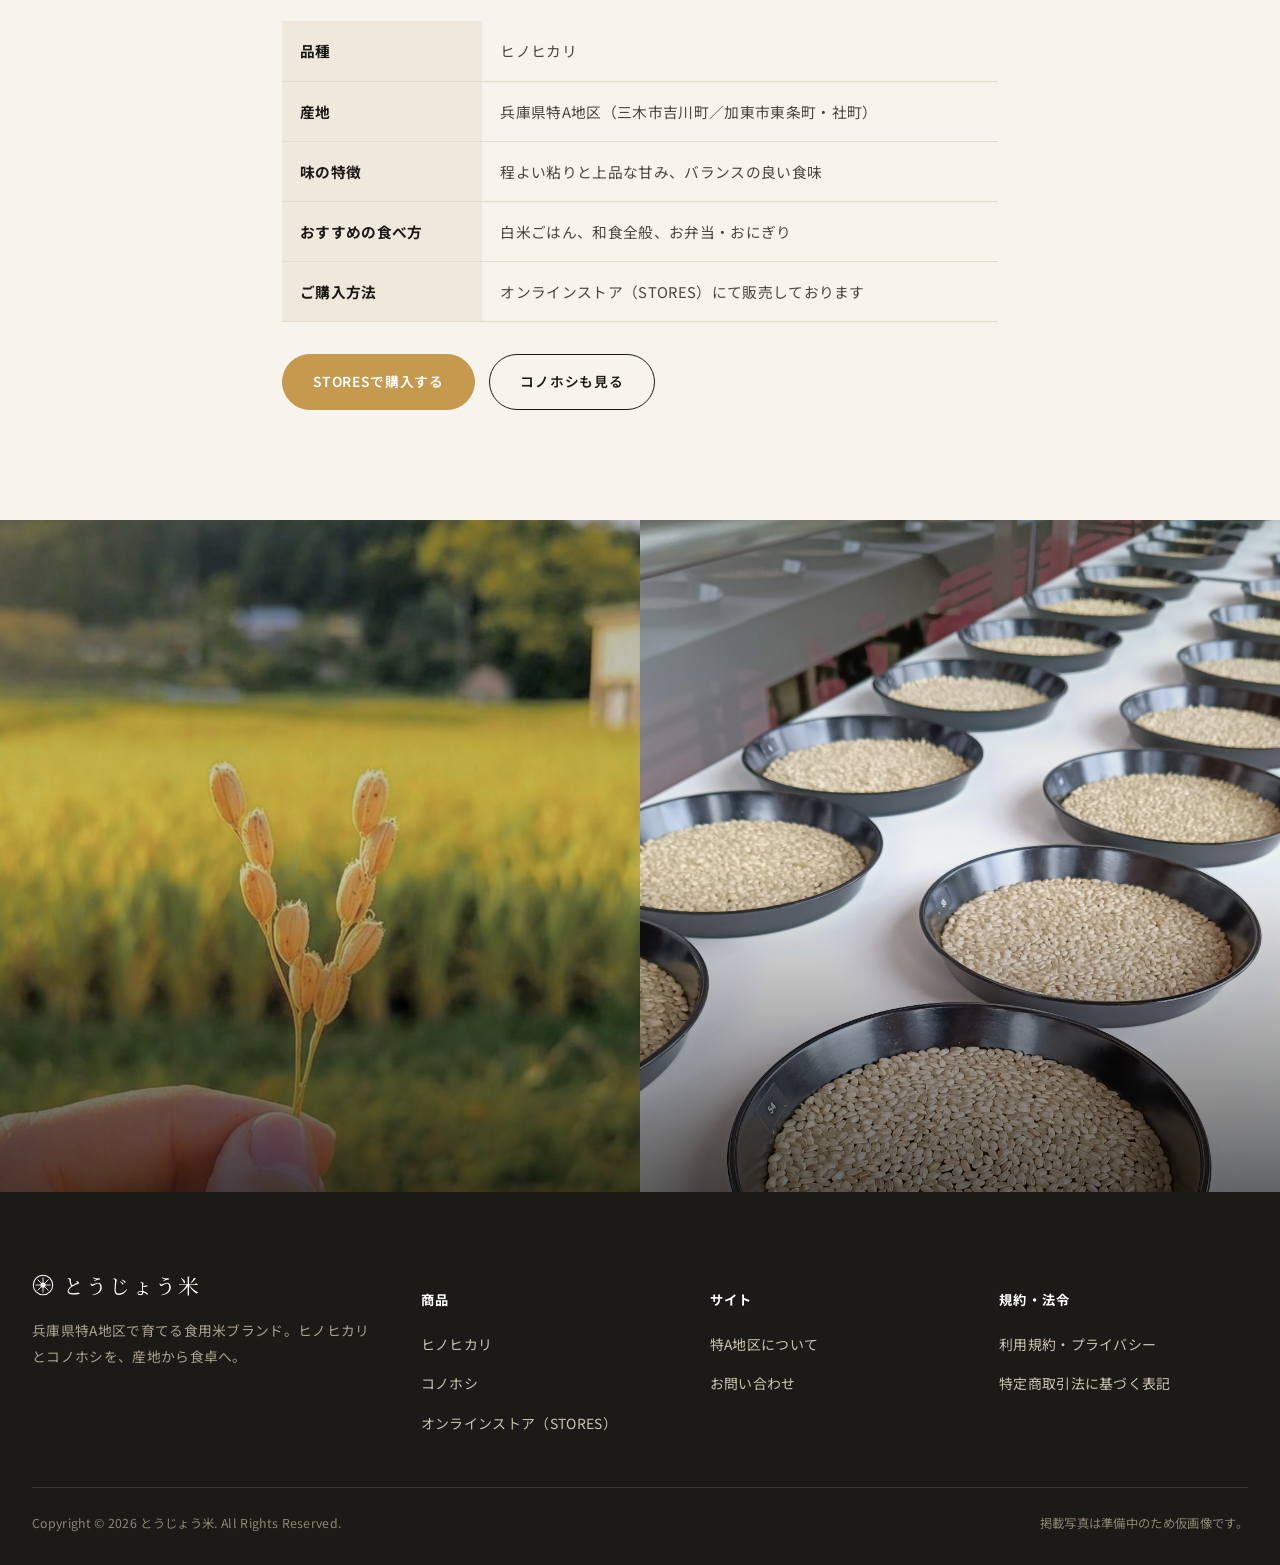
<file: hinohikari.html>
<!DOCTYPE html>
<html lang="ja">
<head>
<meta charset="UTF-8">
<meta name="viewport" content="width=device-width, initial-scale=1.0">
<title>ヒノヒカリ | とうじょう米</title>
<meta name="description" content="兵庫県特A地区で育てるヒノヒカリ。程よい粘りと上品な甘みで、毎日の食卓に馴染む定番の食用米です。">
<link rel="preconnect" href="https://fonts.googleapis.com">
<link href="https://fonts.googleapis.com/css2?family=Noto+Serif+JP:wght@500;600;700&family=Noto+Sans+JP:wght@400;500;700&display=swap" rel="stylesheet">
<link rel="stylesheet" href="css/style.css">
</head>
<body>
<!-- ===== 共通ヘッダー（js/main.js が生成） ===== -->
<div id="site-header" data-current="products"></div>

<section class="page-banner">
  <img src="images/bowl-rice.jpg" alt="ヒノヒカリ（仮画像）">
  <div class="page-banner__inner">
    <p class="breadcrumb"><a href="index.html">ホーム</a> ／ <a href="products.html">商品一覧</a> ／ ヒノヒカリ</p>
    <h1>ヒノヒカリ</h1>
  </div>
</section>
<div class="split-photo" style="grid-template-columns:1fr;">
  <div class="split-photo__cell" style="aspect-ratio:16/7;">
    <img src="images/grain-macro.jpg" alt="ヒノヒカリの米粒（仮画像）">
    <div class="split-photo__text"><h3>毎日の食卓に馴染む、程よい粘りと上品な甘み。</h3></div>
  </div>
</div>
<section class="section section--cream">
  <div class="container container--narrow prose">
    <span class="eyebrow">定番品種 / HINOHIKARI</span>
    <p>ヒノヒカリは、西日本を中心に広く親しまれている食用米の定番品種です。コシヒカリ系統から生まれ、粒はやや小ぶりながらも、程よい粘りと上品な甘みのバランスに優れています。</p>
    <p>兵庫県特A地区の粘土質の土壌と昼夜の寒暖差の中で育てることで、味わいに深みが増し、冷めてもおいしいお米に仕上がります。ご飯単体はもちろん、和食からお弁当まで、幅広い料理に寄り添う一品です。</p>
    <p>このヒノヒカリを育てるのは、倒れやすく肥料管理もシビアな山田錦と長年向き合ってきた熟練の酒米農家です。肥料を与えすぎれば雑味が出る――そんな繊細なさじ加減を体得した手が、特A地区の肥沃な土地で丁寧に育てるからこそ、他の地域の食用米よりもかなりおいしいと評判をいただいています。</p>
    <h2>商品情報</h2>
    <table class="spec-table">
      <tr><th>品種</th><td>ヒノヒカリ</td></tr>
      <tr><th>産地</th><td>兵庫県特A地区（三木市吉川町／加東市東条町・社町）</td></tr>
      <tr><th>味の特徴</th><td>程よい粘りと上品な甘み、バランスの良い食味</td></tr>
      <tr><th>おすすめの食べ方</th><td>白米ごはん、和食全般、お弁当・おにぎり</td></tr>
      <tr><th>ご購入方法</th><td>オンラインストア（STORES）にて販売しております</td></tr>
    </table>
    <div style="display:flex;gap:14px;flex-wrap:wrap;margin-top:32px;">
      <a data-store="hinohikari" class="btn btn--store" target="_blank" rel="noopener">STORESで購入する</a>
      <a href="konohoshi.html" class="btn btn--outline">コノホシも見る</a>
    </div>
  </div>
</section>
<div class="split-photo">
  <div class="split-photo__cell"><img src="images/hands-grain.jpg" alt="収穫した籾（仮画像）"></div>
  <div class="split-photo__cell"><img src="images/rice-ear-close.jpg" alt="稲穂（仮画像）"></div>
</div>

<!-- ===== 共通フッター（js/main.js が生成） ===== -->
<div id="site-footer"></div>

<script src="js/config.js"></script>
<script src="js/main.js"></script>
</body>
</html>
</file>
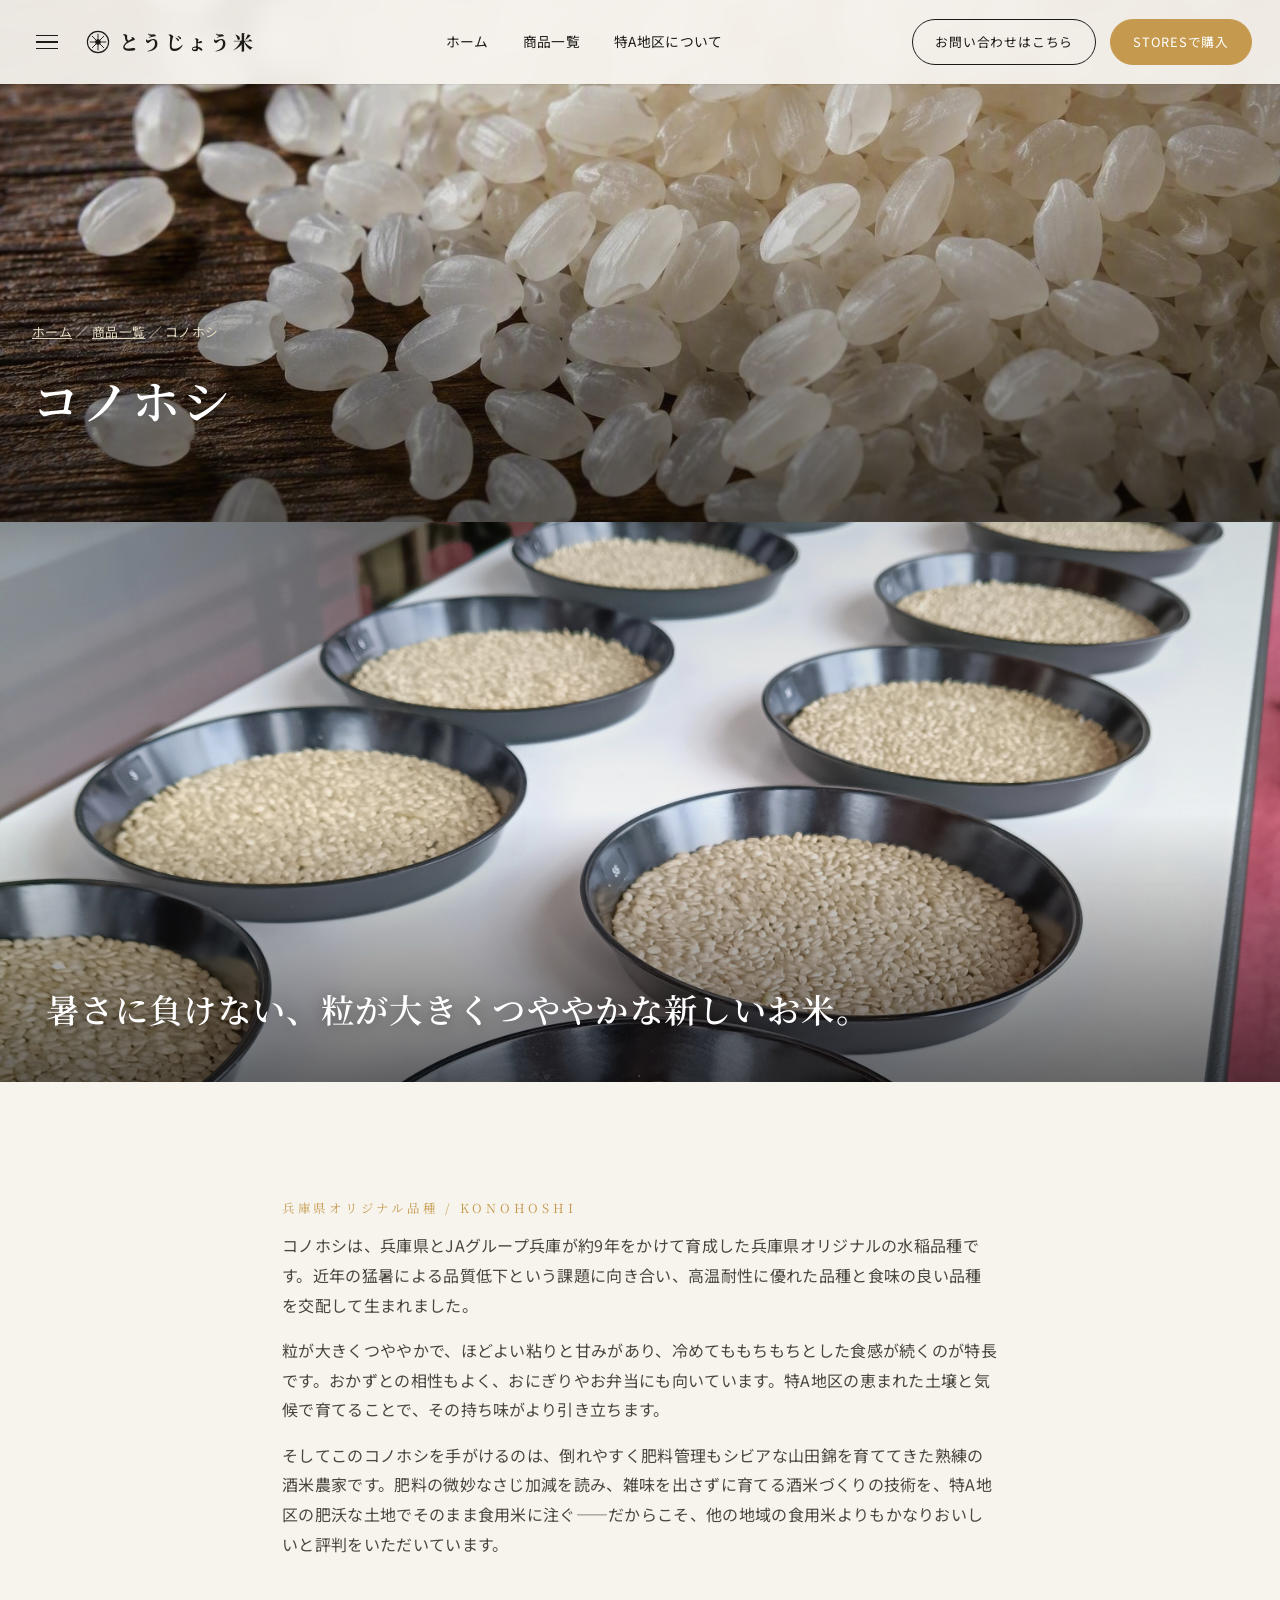
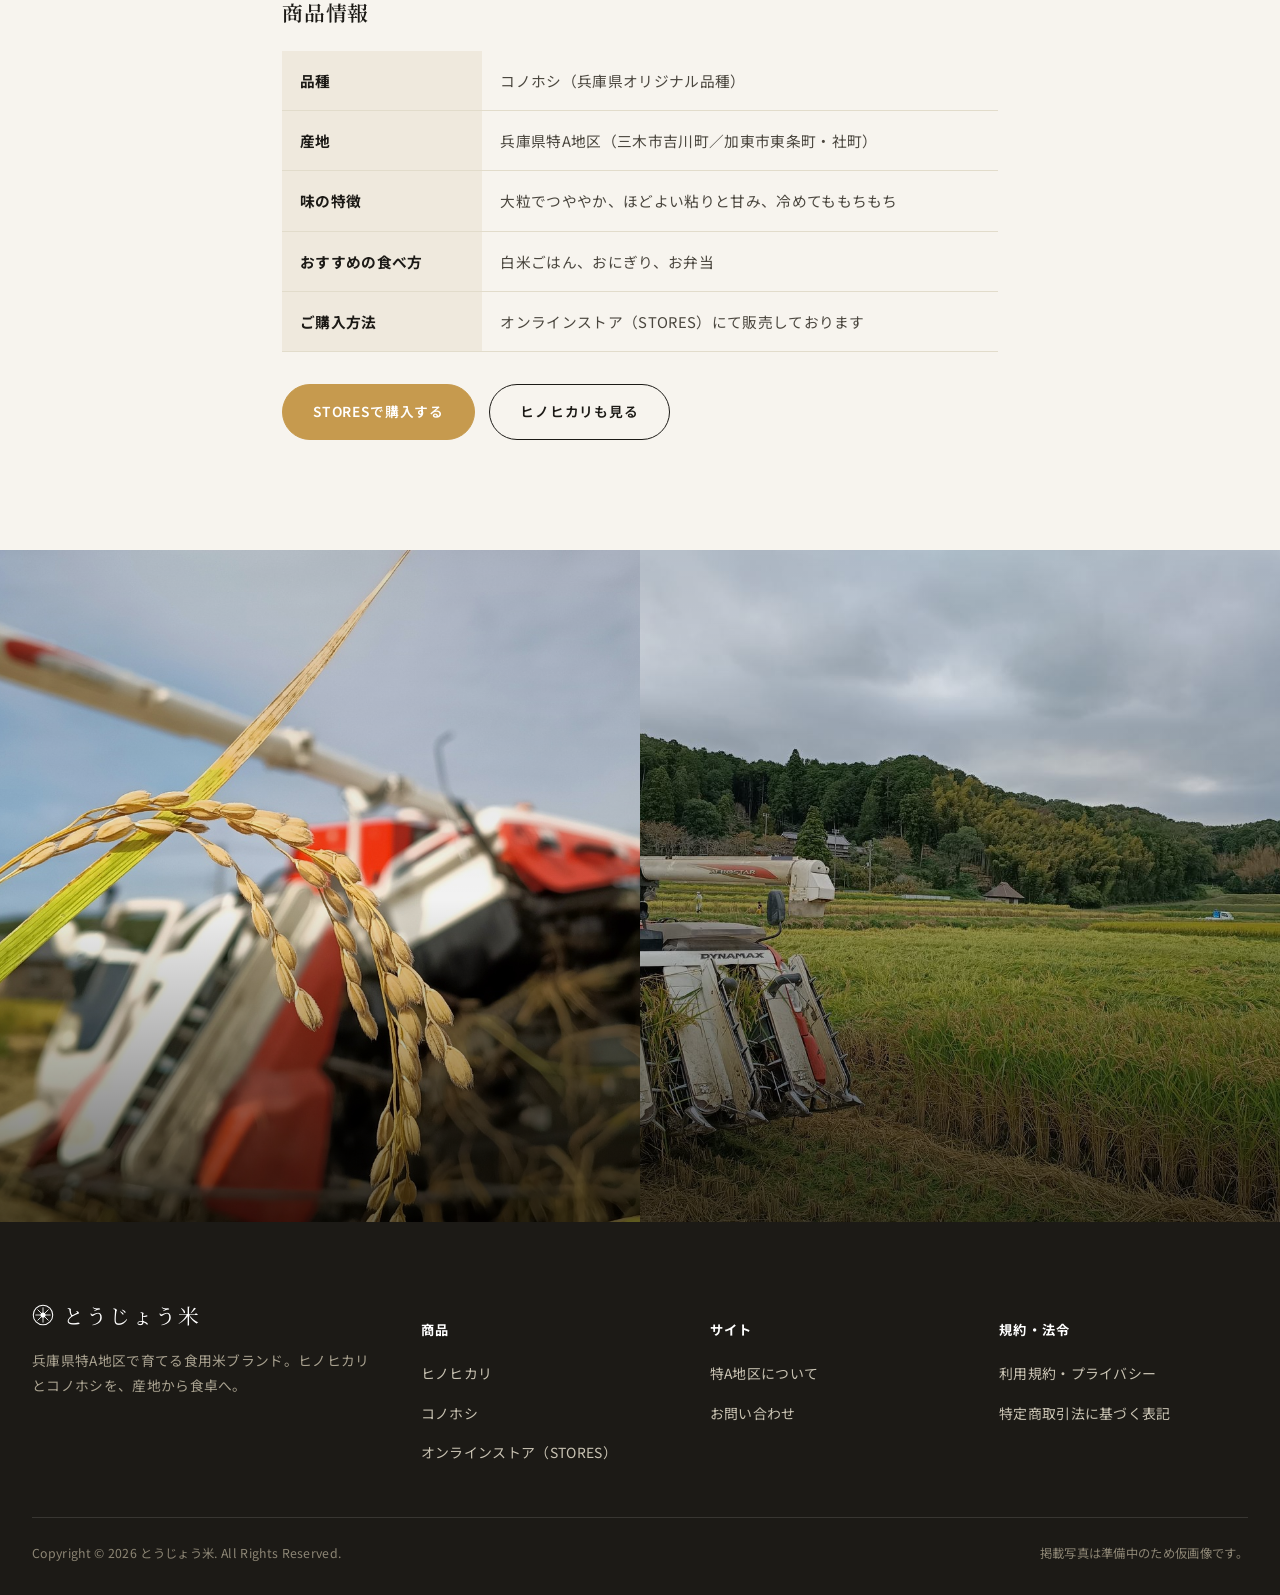
<file: konohoshi.html>
<!DOCTYPE html>
<html lang="ja">
<head>
<meta charset="UTF-8">
<meta name="viewport" content="width=device-width, initial-scale=1.0">
<title>コノホシ | とうじょう米</title>
<meta name="description" content="兵庫県特A地区で育てるコノホシ。暑さに強く、粒が大きくつややかな兵庫県オリジナルの新品種。">
<link rel="preconnect" href="https://fonts.googleapis.com">
<link href="https://fonts.googleapis.com/css2?family=Noto+Serif+JP:wght@500;600;700&family=Noto+Sans+JP:wght@400;500;700&display=swap" rel="stylesheet">
<link rel="stylesheet" href="css/style.css">
</head>
<body>
<!-- ===== 共通ヘッダー（js/main.js が生成） ===== -->
<div id="site-header" data-current="products"></div>

<section class="page-banner">
  <img src="images/grain-macro.jpg" alt="コノホシ（仮画像）">
  <div class="page-banner__inner">
    <p class="breadcrumb"><a href="index.html">ホーム</a> ／ <a href="products.html">商品一覧</a> ／ コノホシ</p>
    <h1>コノホシ</h1>
  </div>
</section>
<div class="split-photo" style="grid-template-columns:1fr;">
  <div class="split-photo__cell" style="aspect-ratio:16/7;">
    <img src="images/rice-ear-close.jpg" alt="稲穂と青空（仮画像）">
    <div class="split-photo__text"><h3>暑さに負けない、粒が大きくつややかな新しいお米。</h3></div>
  </div>
</div>
<section class="section section--cream">
  <div class="container container--narrow prose">
    <span class="eyebrow">兵庫県オリジナル品種 / KONOHOSHI</span>
    <p>コノホシは、兵庫県とJAグループ兵庫が約9年をかけて育成した兵庫県オリジナルの水稲品種です。近年の猛暑による品質低下という課題に向き合い、高温耐性に優れた品種と食味の良い品種を交配して生まれました。</p>
    <p>粒が大きくつややかで、ほどよい粘りと甘みがあり、冷めてももちもちとした食感が続くのが特長です。おかずとの相性もよく、おにぎりやお弁当にも向いています。特A地区の恵まれた土壌と気候で育てることで、その持ち味がより引き立ちます。</p>
    <p>そしてこのコノホシを手がけるのは、倒れやすく肥料管理もシビアな山田錦を育ててきた熟練の酒米農家です。肥料の微妙なさじ加減を読み、雑味を出さずに育てる酒米づくりの技術を、特A地区の肥沃な土地でそのまま食用米に注ぐ――だからこそ、他の地域の食用米よりもかなりおいしいと評判をいただいています。</p>
    <h2>商品情報</h2>
    <table class="spec-table">
      <tr><th>品種</th><td>コノホシ（兵庫県オリジナル品種）</td></tr>
      <tr><th>産地</th><td>兵庫県特A地区（三木市吉川町／加東市東条町・社町）</td></tr>
      <tr><th>味の特徴</th><td>大粒でつややか、ほどよい粘りと甘み、冷めてももちもち</td></tr>
      <tr><th>おすすめの食べ方</th><td>白米ごはん、おにぎり、お弁当</td></tr>
      <tr><th>ご購入方法</th><td>オンラインストア（STORES）にて販売しております</td></tr>
    </table>
    <div style="display:flex;gap:14px;flex-wrap:wrap;margin-top:32px;">
      <a data-store="konohoshi" class="btn btn--store" target="_blank" rel="noopener">STORESで購入する</a>
      <a href="hinohikari.html" class="btn btn--outline">ヒノヒカリも見る</a>
    </div>
  </div>
</section>
<div class="split-photo">
  <div class="split-photo__cell"><img src="images/harvest-combine.jpg" alt="稲刈りの様子（仮画像）"></div>
  <div class="split-photo__cell"><img src="images/aerial-fields.jpg" alt="特A地区の田園風景（仮画像）"></div>
</div>

<!-- ===== 共通フッター（js/main.js が生成） ===== -->
<div id="site-footer"></div>

<script src="js/config.js"></script>
<script src="js/main.js"></script>
</body>
</html>
</file>
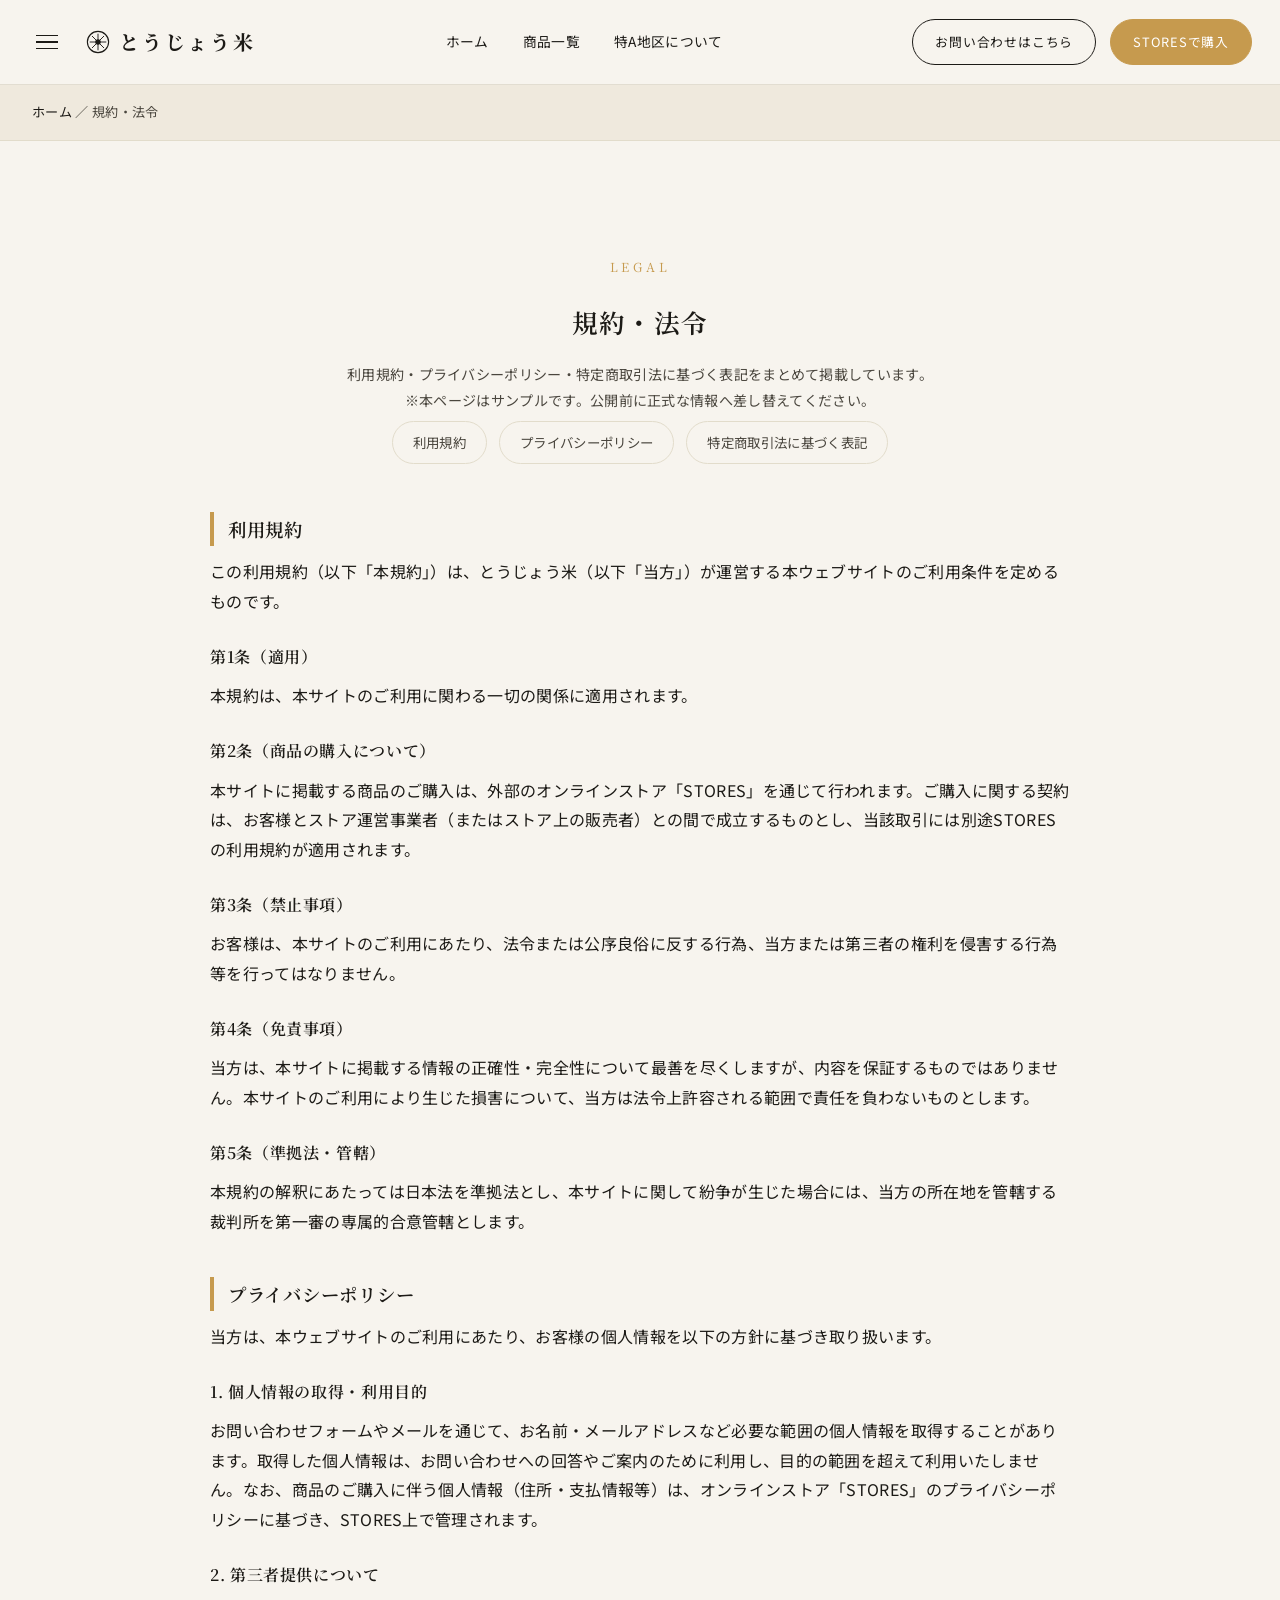
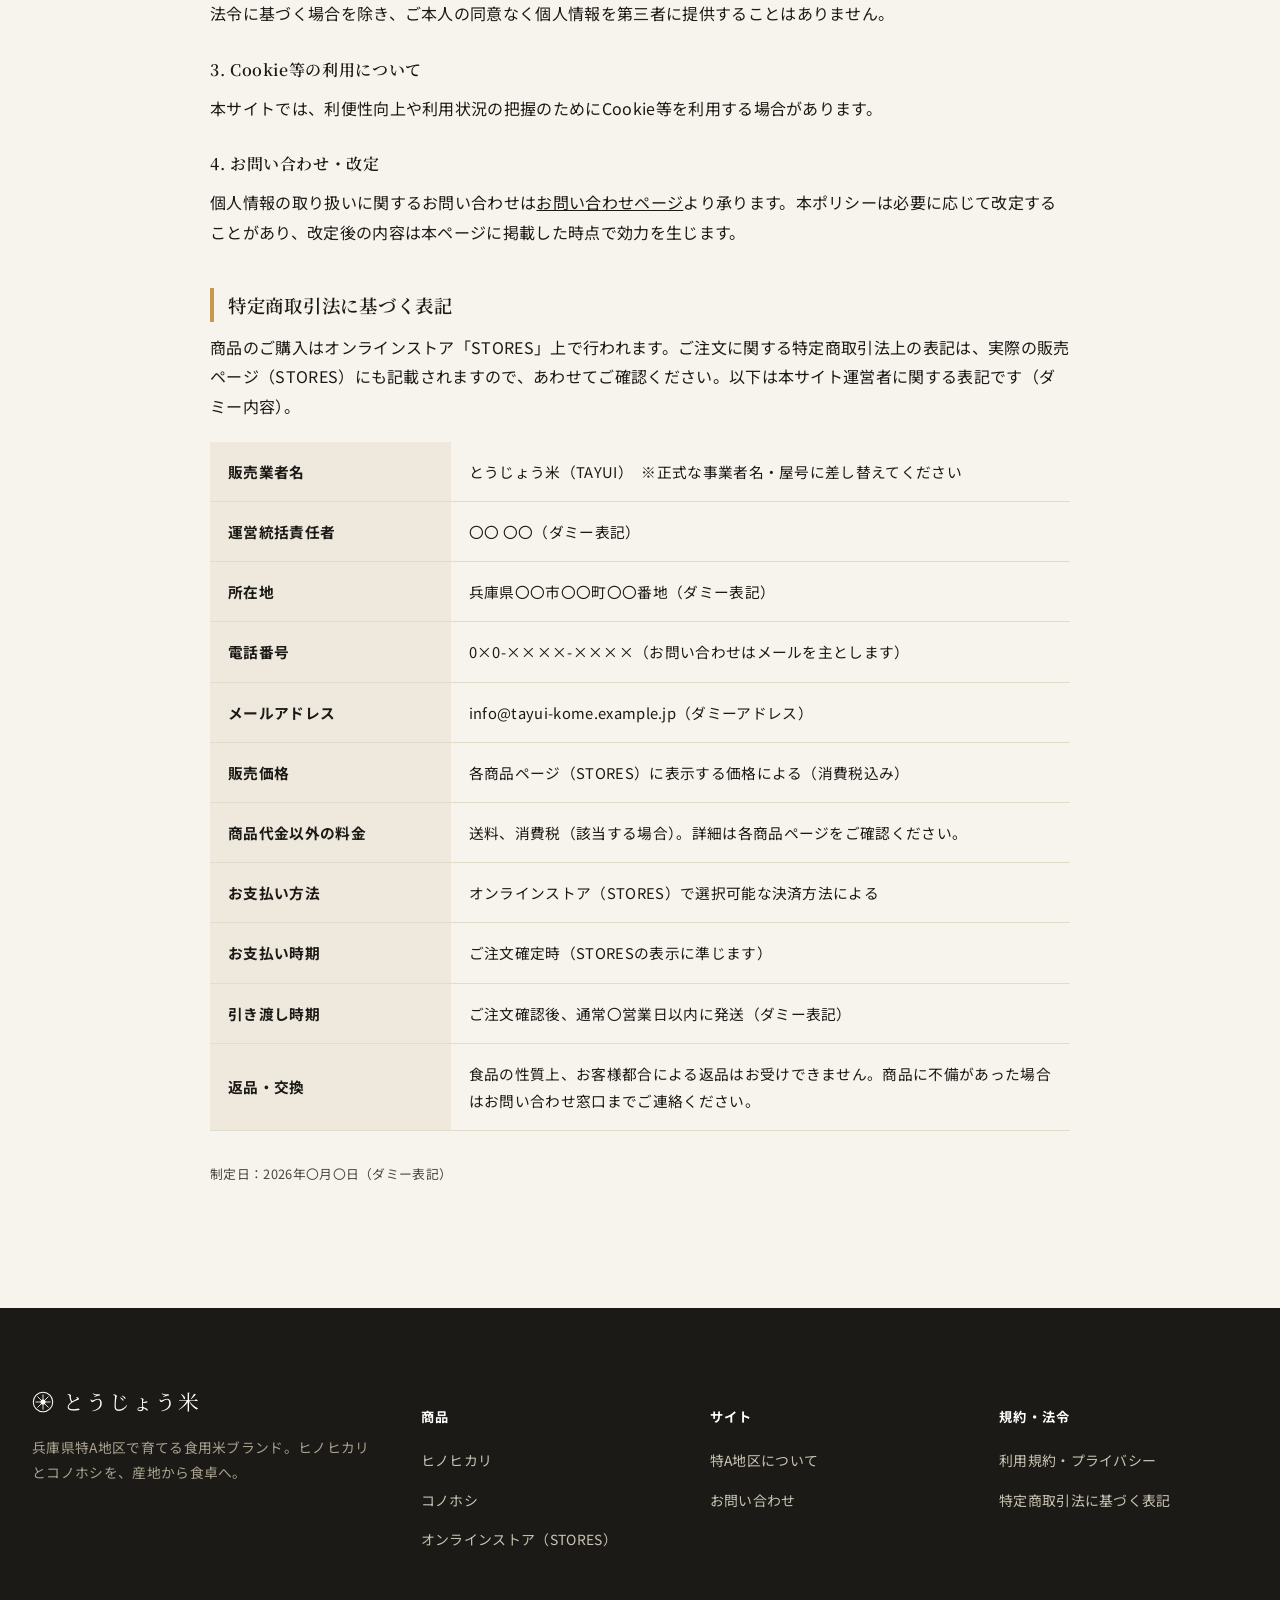
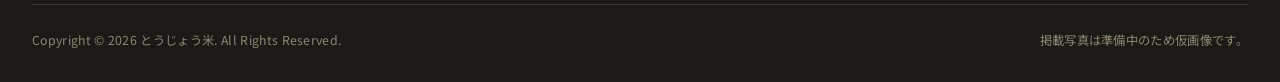
<file: legal.html>
<!DOCTYPE html>
<html lang="ja">
<head>
<meta charset="UTF-8">
<meta name="viewport" content="width=device-width, initial-scale=1.0">
<title>利用規約・プライバシー・特定商取引法表記 | とうじょう米</title>
<meta name="description" content="とうじょう米の利用規約、プライバシーポリシー、特定商取引法に基づく表記をまとめたページです。">
<link rel="preconnect" href="https://fonts.googleapis.com">
<link href="https://fonts.googleapis.com/css2?family=Noto+Serif+JP:wght@500;600;700&family=Noto+Sans+JP:wght@400;500;700&display=swap" rel="stylesheet">
<link rel="stylesheet" href="css/style.css">
</head>
<body>
<!-- ===== 共通ヘッダー（js/main.js が生成） ===== -->
<div id="site-header" data-current=""></div>

<div class="breadcrumb-bar">
  <div class="container"><a href="index.html">ホーム</a> ／ 規約・法令</div>
</div>
<section class="section section--cream">
  <div class="container">
    <div class="legal-box">
      <div style="text-align:center;margin-bottom:8px;"><span class="eyebrow">Legal</span></div>
      <h1 style="font-size:1.6rem;text-align:center;">規約・法令</h1>
      <p style="text-align:center;color:var(--color-ink-soft);font-size:0.88rem;max-width:640px;margin:0 auto 8px;">利用規約・プライバシーポリシー・特定商取引法に基づく表記をまとめて掲載しています。<br>※本ページはサンプルです。公開前に正式な情報へ差し替えてください。</p>
      <div class="legal-nav">
        <a href="#terms">利用規約</a>
        <a href="#privacy">プライバシーポリシー</a>
        <a href="#tokushoho">特定商取引法に基づく表記</a>
      </div>
      <h2 id="terms">利用規約</h2>
      <p>この利用規約（以下「本規約」）は、とうじょう米（以下「当方」）が運営する本ウェブサイトのご利用条件を定めるものです。</p>
      <h3>第1条（適用）</h3>
      <p>本規約は、本サイトのご利用に関わる一切の関係に適用されます。</p>
      <h3>第2条（商品の購入について）</h3>
      <p>本サイトに掲載する商品のご購入は、外部のオンラインストア「STORES」を通じて行われます。ご購入に関する契約は、お客様とストア運営事業者（またはストア上の販売者）との間で成立するものとし、当該取引には別途STORESの利用規約が適用されます。</p>
      <h3>第3条（禁止事項）</h3>
      <p>お客様は、本サイトのご利用にあたり、法令または公序良俗に反する行為、当方または第三者の権利を侵害する行為等を行ってはなりません。</p>
      <h3>第4条（免責事項）</h3>
      <p>当方は、本サイトに掲載する情報の正確性・完全性について最善を尽くしますが、内容を保証するものではありません。本サイトのご利用により生じた損害について、当方は法令上許容される範囲で責任を負わないものとします。</p>
      <h3>第5条（準拠法・管轄）</h3>
      <p>本規約の解釈にあたっては日本法を準拠法とし、本サイトに関して紛争が生じた場合には、当方の所在地を管轄する裁判所を第一審の専属的合意管轄とします。</p>
      <h2 id="privacy">プライバシーポリシー</h2>
      <p>当方は、本ウェブサイトのご利用にあたり、お客様の個人情報を以下の方針に基づき取り扱います。</p>
      <h3>1. 個人情報の取得・利用目的</h3>
      <p>お問い合わせフォームやメールを通じて、お名前・メールアドレスなど必要な範囲の個人情報を取得することがあります。取得した個人情報は、お問い合わせへの回答やご案内のために利用し、目的の範囲を超えて利用いたしません。なお、商品のご購入に伴う個人情報（住所・支払情報等）は、オンラインストア「STORES」のプライバシーポリシーに基づき、STORES上で管理されます。</p>
      <h3>2. 第三者提供について</h3>
      <p>法令に基づく場合を除き、ご本人の同意なく個人情報を第三者に提供することはありません。</p>
      <h3>3. Cookie等の利用について</h3>
      <p>本サイトでは、利便性向上や利用状況の把握のためにCookie等を利用する場合があります。</p>
      <h3>4. お問い合わせ・改定</h3>
      <p>個人情報の取り扱いに関するお問い合わせは<a href="contact.html" style="color:var(--color-ink);text-decoration:underline;">お問い合わせページ</a>より承ります。本ポリシーは必要に応じて改定することがあり、改定後の内容は本ページに掲載した時点で効力を生じます。</p>
      <h2 id="tokushoho">特定商取引法に基づく表記</h2>
      <p>商品のご購入はオンラインストア「STORES」上で行われます。ご注文に関する特定商取引法上の表記は、実際の販売ページ（STORES）にも記載されますので、あわせてご確認ください。以下は本サイト運営者に関する表記です（ダミー内容）。</p>
      <table class="spec-table">
        <tr><th>販売業者名</th><td>とうじょう米（TAYUI）　※正式な事業者名・屋号に差し替えてください</td></tr>
        <tr><th>運営統括責任者</th><td>〇〇 〇〇（ダミー表記）</td></tr>
        <tr><th>所在地</th><td>兵庫県〇〇市〇〇町〇〇番地（ダミー表記）</td></tr>
        <tr><th>電話番号</th><td>0×0-××××-××××（お問い合わせはメールを主とします）</td></tr>
        <tr><th>メールアドレス</th><td>info@tayui-kome.example.jp（ダミーアドレス）</td></tr>
        <tr><th>販売価格</th><td>各商品ページ（STORES）に表示する価格による（消費税込み）</td></tr>
        <tr><th>商品代金以外の料金</th><td>送料、消費税（該当する場合）。詳細は各商品ページをご確認ください。</td></tr>
        <tr><th>お支払い方法</th><td>オンラインストア（STORES）で選択可能な決済方法による</td></tr>
        <tr><th>お支払い時期</th><td>ご注文確定時（STORESの表示に準じます）</td></tr>
        <tr><th>引き渡し時期</th><td>ご注文確認後、通常〇営業日以内に発送（ダミー表記）</td></tr>
        <tr><th>返品・交換</th><td>食品の性質上、お客様都合による返品はお受けできません。商品に不備があった場合はお問い合わせ窓口までご連絡ください。</td></tr>
      </table>
      <p style="font-size:0.8rem;color:var(--color-ink-soft);margin-top:2.4em;">制定日：2026年〇月〇日（ダミー表記）</p>
    </div>
  </div>
</section>

<!-- ===== 共通フッター（js/main.js が生成） ===== -->
<div id="site-footer"></div>

<script src="js/config.js"></script>
<script src="js/main.js"></script>
</body>
</html>
</file>
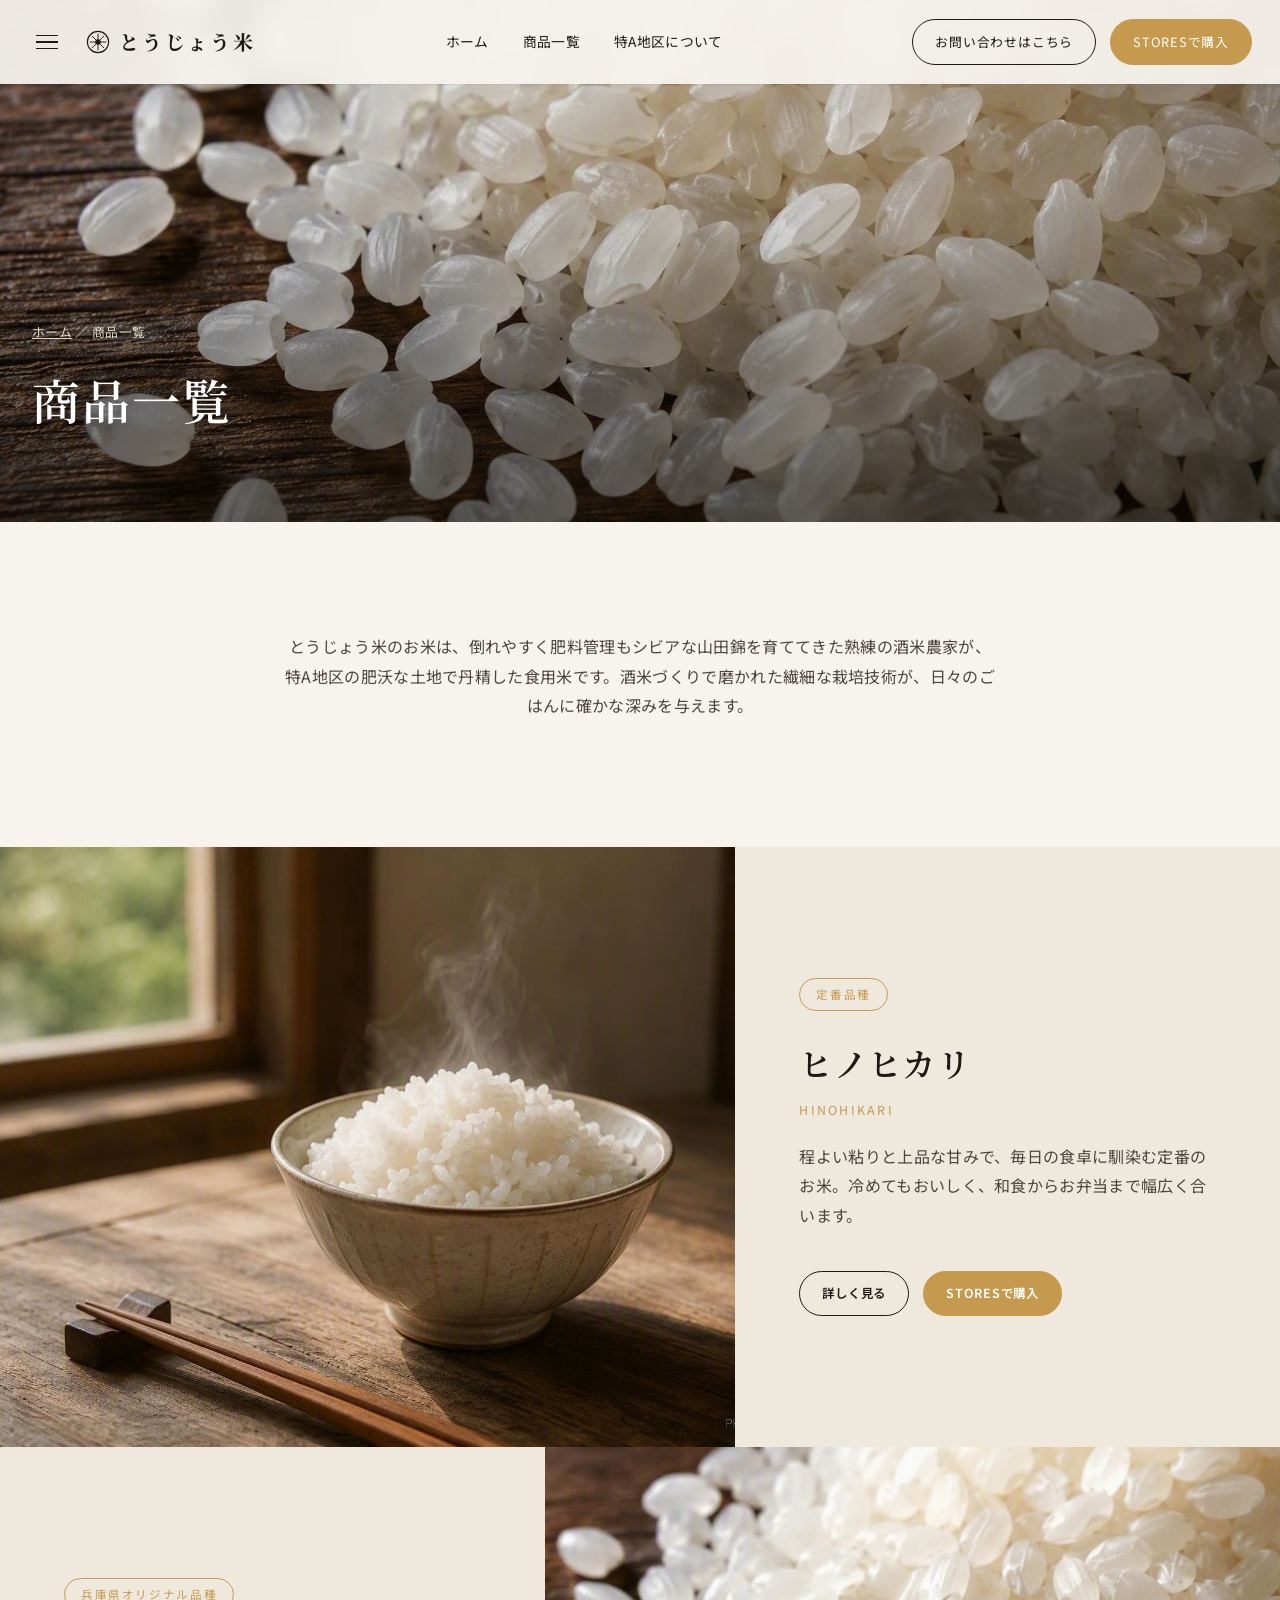
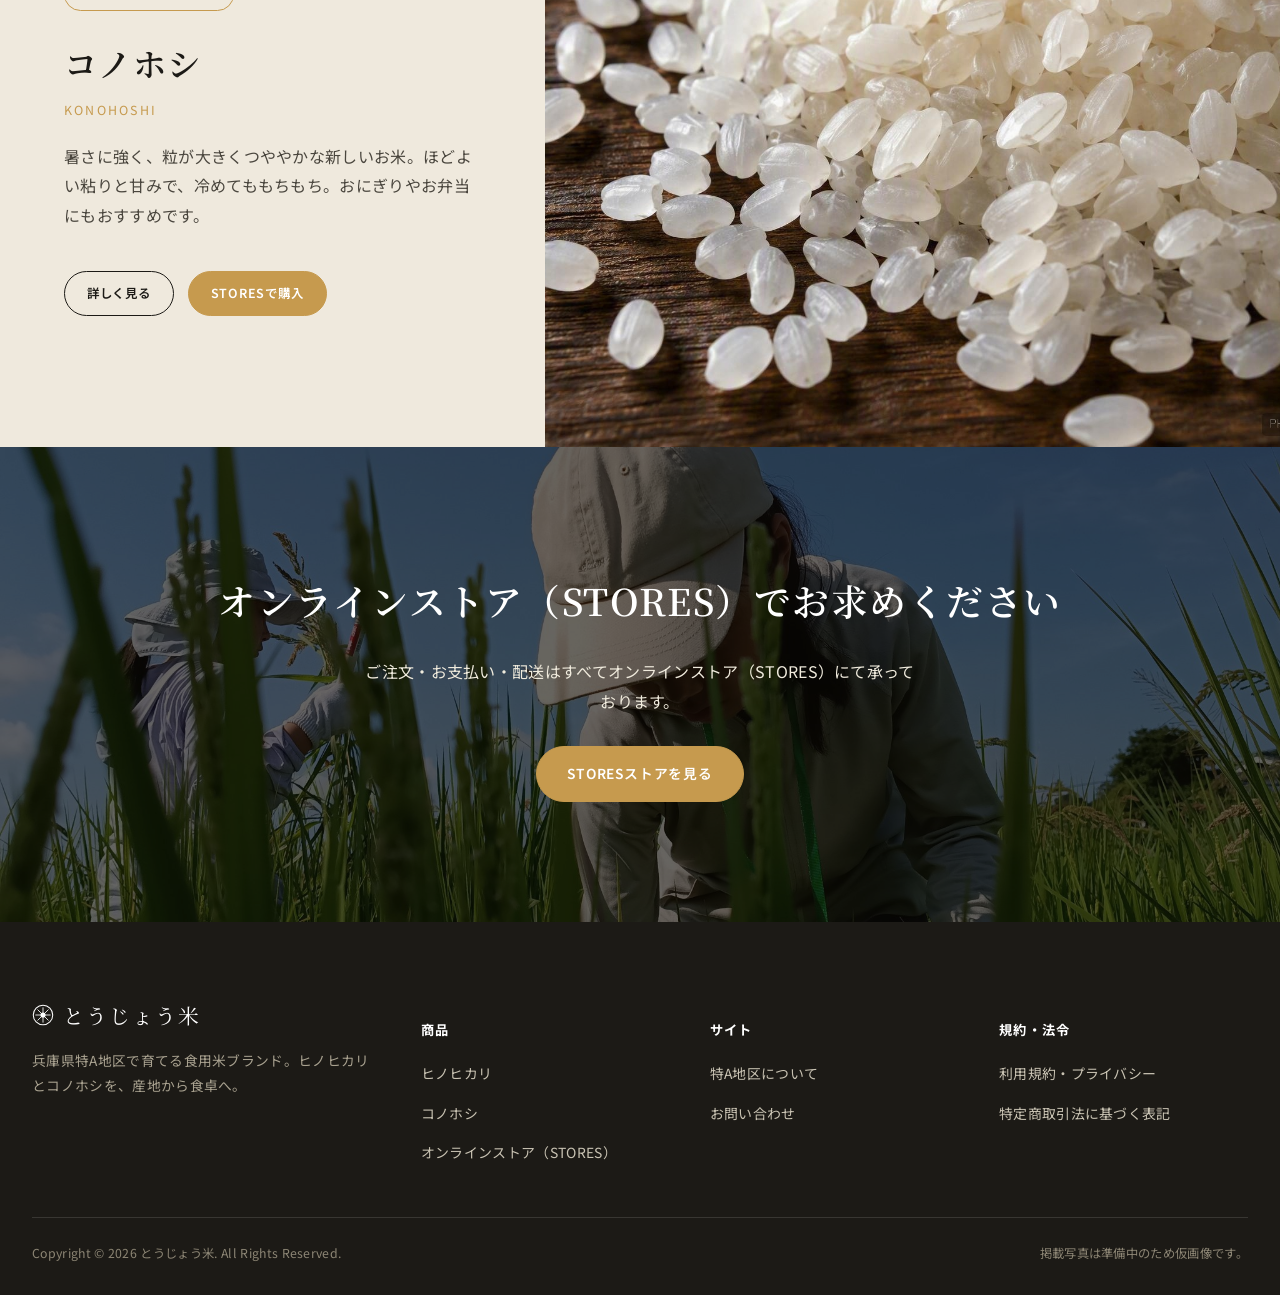
<file: products.html>
<!DOCTYPE html>
<html lang="ja">
<head>
<meta charset="UTF-8">
<meta name="viewport" content="width=device-width, initial-scale=1.0">
<title>商品一覧 | とうじょう米</title>
<meta name="description" content="兵庫県特A地区で育てる食用米、ヒノヒカリとコノホシの商品一覧。ご購入はオンラインストア（STORES）にて。">
<link rel="preconnect" href="https://fonts.googleapis.com">
<link href="https://fonts.googleapis.com/css2?family=Noto+Serif+JP:wght@500;600;700&family=Noto+Sans+JP:wght@400;500;700&display=swap" rel="stylesheet">
<link rel="stylesheet" href="css/style.css">
</head>
<body>
<!-- ===== 共通ヘッダー（js/main.js が生成） ===== -->
<div id="site-header" data-current="products"></div>

<section class="page-banner">
  <img src="images/grain-macro.jpg" alt="お米粒（仮画像）">
  <div class="page-banner__inner">
    <p class="breadcrumb"><a href="index.html">ホーム</a> ／ 商品一覧</p>
    <h1>商品一覧</h1>
  </div>
</section>
<section class="section section--cream">
  <div class="container container--narrow prose" style="text-align:center;">
    <p>とうじょう米のお米は、倒れやすく肥料管理もシビアな山田錦を育ててきた熟練の酒米農家が、特A地区の肥沃な土地で丹精した食用米です。酒米づくりで磨かれた繊細な栽培技術が、日々のごはんに確かな深みを与えます。</p>
  </div>
</section>
<section class="product-showcase">
  <div class="product-block">
    <div class="product-block__img"><img src="images/bowl-rice.jpg" alt="ヒノヒカリ（仮画像）"></div>
    <div class="product-block__text">
      <span class="tag">定番品種</span>
      <h3>ヒノヒカリ</h3>
      <span class="kana">Hinohikari</span>
      <p class="desc">程よい粘りと上品な甘みで、毎日の食卓に馴染む定番のお米。冷めてもおいしく、和食からお弁当まで幅広く合います。</p>
      <div class="product-block__actions">
        <a href="hinohikari.html" class="btn btn--outline btn--sm">詳しく見る</a>
        <a data-store="hinohikari" class="btn btn--store btn--sm" target="_blank" rel="noopener">STORESで購入</a>
      </div>
    </div>
  </div>
  <div class="product-block reverse">
    <div class="product-block__img"><img src="images/grain-macro.jpg" alt="コノホシ（仮画像）"></div>
    <div class="product-block__text">
      <span class="tag">兵庫県オリジナル品種</span>
      <h3>コノホシ</h3>
      <span class="kana">Konohoshi</span>
      <p class="desc">暑さに強く、粒が大きくつややかな新しいお米。ほどよい粘りと甘みで、冷めてももちもち。おにぎりやお弁当にもおすすめです。</p>
      <div class="product-block__actions">
        <a href="konohoshi.html" class="btn btn--outline btn--sm">詳しく見る</a>
        <a data-store="konohoshi" class="btn btn--store btn--sm" target="_blank" rel="noopener">STORESで購入</a>
      </div>
    </div>
  </div>
</section>
<section class="cta-photo">
  <img src="images/sunset-reflection.jpg" alt="夕焼けの田んぼ（仮画像）">
  <div class="container cta-photo__inner">
    <h2>オンラインストア（STORES）でお求めください</h2>
    <p>ご注文・お支払い・配送はすべてオンラインストア（STORES）にて承っております。</p>
    <a data-store="base" class="btn btn--store" target="_blank" rel="noopener">STORESストアを見る</a>
  </div>
</section>

<!-- ===== 共通フッター（js/main.js が生成） ===== -->
<div id="site-footer"></div>

<script src="js/config.js"></script>
<script src="js/main.js"></script>
</body>
</html>
</file>
<file: css/style.css>
/* =========================================================
   田結い -TAYUI- / 特A地区の食用米
   フォトグラフィック・フルブリードデザイン
   ========================================================= */
:root {
  --color-ink: #1c1a16;
  --color-ink-soft: #4a463e;
  --color-cream: #f7f4ee;
  --color-cream-soft: #efe9dd;
  --color-line: #e2dccb;
  --color-gold: #c69a4e;
  --color-white: #ffffff;
  --maxw: 1600px;
  --font-serif: "Noto Serif JP", "Hiragino Mincho ProN", serif;
  --font-sans: "Noto Sans JP", "Hiragino Kaku Gothic ProN", "Yu Gothic", sans-serif;
  --header-h: 84px;
  --ease: cubic-bezier(0.22, 1, 0.36, 1);
}

* { box-sizing: border-box; }
html { scroll-behavior: smooth; }

body {
  margin: 0;
  font-family: var(--font-sans);
  color: var(--color-ink);
  background: var(--color-cream);
  line-height: 1.85;
  letter-spacing: 0.02em;
  -webkit-font-smoothing: antialiased;
  overflow-x: hidden;
}

img { max-width: 100%; display: block; }
a { color: inherit; text-decoration: none; }

h1, h2, h3, h4 {
  font-family: var(--font-serif);
  font-weight: 600;
  color: var(--color-ink);
  margin: 0 0 0.6em;
  letter-spacing: 0.04em;
}
p { margin: 0 0 1em; }

.container { max-width: var(--maxw); margin: 0 auto; padding: 0 32px; }
.container--narrow { max-width: 900px; }

.eyebrow {
  display: inline-block;
  font-family: var(--font-serif);
  font-size: 0.78rem;
  letter-spacing: 0.3em;
  color: var(--color-gold);
  text-transform: uppercase;
  margin-bottom: 0.9em;
}

/* ---------- Header ---------- */
.site-header {
  position: fixed;
  top: 0; left: 0; right: 0;
  z-index: 200;
  height: var(--header-h);
  display: flex;
  align-items: center;
  transition: background .4s var(--ease), box-shadow .4s var(--ease);
  background: linear-gradient(180deg, rgba(0,0,0,0.42) 0%, rgba(0,0,0,0) 100%);
}
.site-header.solid {
  background: rgba(247, 244, 238, 0.94);
  backdrop-filter: blur(10px);
  box-shadow: 0 1px 0 rgba(0,0,0,0.05);
}
.site-header__inner {
  width: 100%; max-width: var(--maxw); margin: 0 auto;
  padding: 0 28px;
  display: flex; align-items: center; justify-content: space-between; gap: 24px;
}
.header-left { display: flex; align-items: center; gap: 20px; }
.nav-toggle {
  display: flex; flex-direction: column; gap: 5px;
  background: none; border: none; cursor: pointer; padding: 8px;
}
.nav-toggle span { width: 22px; height: 1.5px; background: #fff; transition: background .4s var(--ease); }
.site-header.solid .nav-toggle span { background: var(--color-ink); }

.logo {
  font-family: var(--font-serif);
  font-size: 1.25rem; font-weight: 700; color: #fff;
  letter-spacing: 0.14em;
  display: flex; align-items: center; gap: 9px;
  white-space: nowrap;
  transition: color .4s var(--ease);
}
.logo span { white-space: nowrap; }
.logo-mark { flex-shrink: 0; color: inherit; }
.site-header.solid .logo { color: var(--color-ink); }

.header-nav { display: flex; align-items: center; gap: 34px; }
.header-nav a.navlink {
  font-size: 0.86rem; color: #fff; padding: 6px 0; position: relative;
  transition: color .4s var(--ease);
}
.site-header.solid .header-nav a.navlink { color: var(--color-ink); }
.header-nav a.navlink::after {
  content: ""; position: absolute; left: 0; right: 0; bottom: -2px;
  height: 1px; background: currentColor; transform: scaleX(0);
  transition: transform .3s var(--ease); transform-origin: left;
}
.header-nav a.navlink:hover::after { transform: scaleX(1); }

.header-right { display: flex; align-items: center; gap: 14px; }
.pill-btn {
  display: inline-flex; align-items: center; gap: 8px;
  border: 1px solid rgba(255,255,255,0.7); color: #fff;
  border-radius: 999px; padding: 10px 22px;
  font-size: 0.8rem; letter-spacing: 0.06em; white-space: nowrap;
  transition: all .3s var(--ease);
}
.pill-btn:hover { background: #fff; color: var(--color-ink); }
.site-header.solid .pill-btn { border-color: var(--color-ink); color: var(--color-ink); }
.site-header.solid .pill-btn:hover { background: var(--color-ink); color: #fff; }
.pill-btn--store { background: var(--color-gold); border-color: var(--color-gold); color: #fff; }
.pill-btn--store:hover { background: #b5893f; color: #fff; }
.site-header.solid .pill-btn--store { background: var(--color-gold); border-color: var(--color-gold); color:#fff; }
.site-header.solid .pill-btn--store:hover { background: #b5893f; }

/* Mobile nav */
.mobile-nav {
  position: fixed; inset: 0; z-index: 300;
  background: var(--color-cream);
  display: flex; flex-direction: column; padding: 28px;
  transform: translateY(-100%);
  transition: transform .45s var(--ease), visibility 0s .45s;
  overflow-y: auto;
  -webkit-overflow-scrolling: touch;
  visibility: hidden;
}
.mobile-nav.open {
  transform: translateY(0);
  transition: transform .45s var(--ease), visibility 0s 0s;
  visibility: visible;
}
.mobile-nav.open { transform: translateY(0); }
.mobile-nav__top { display:flex; justify-content:space-between; align-items:center; margin-bottom:48px; }
.mobile-nav__close { background:none; border:none; font-size:1.6rem; cursor:pointer; color:var(--color-ink); }
.mobile-nav a {
  font-family: var(--font-serif); font-size: 1.4rem; padding: 16px 0;
  border-bottom: 1px solid var(--color-line); color: var(--color-ink);
}

/* =========================================================
   FULL-BLEED HERO
   ========================================================= */
.hero-full {
  position: relative;
  width: 100%; height: 100vh; min-height: 640px;
  overflow: hidden; color: #fff;
}
.hero-full__media { position: absolute; inset: 0; z-index: 0; overflow: hidden; }
.hero-full__media img {
  width: 100%; height: 100%; object-fit: cover;
  animation: heroZoom 16s ease-out forwards;
}
@keyframes heroZoom { from { transform: scale(1.08); } to { transform: scale(1); } }
.hero-full::after {
  content: ""; position: absolute; inset: 0; z-index: 1;
  background:
    linear-gradient(180deg, rgba(10,8,4,0.28) 0%, rgba(10,8,4,0) 26%, rgba(10,8,4,0) 55%, rgba(10,8,4,0.72) 100%);
}
.hero-full__vertical {
  position: absolute; top: var(--header-h); right: 5%; z-index: 2;
  writing-mode: vertical-rl; text-orientation: upright;
  font-family: var(--font-serif);
  font-size: clamp(1.6rem, 3vw, 2.5rem); font-weight: 600;
  letter-spacing: 0.14em; line-height: 1.7; padding-top: 48px;
  text-shadow: 0 2px 24px rgba(0,0,0,0.4);
}
.hero-full__bottom {
  position: absolute; left: 0; right: 0; bottom: 0; z-index: 2;
  padding: 0 32px 52px; max-width: var(--maxw); margin: 0 auto; width: 100%;
}
.hero-full__tag {
  font-size: 1.05rem; margin-bottom: 16px; letter-spacing: 0.08em;
  text-shadow: 0 2px 14px rgba(0,0,0,0.5);
}
.hero-full__logo {
  font-family: var(--font-serif); font-size: 1.7rem; font-weight: 700;
  display: flex; align-items: center; gap: 10px;
  text-shadow: 0 2px 14px rgba(0,0,0,0.5);
}
.scroll-cue {
  position: absolute; left: 50%; bottom: 26px; z-index: 2;
  transform: translateX(-50%); width: 1px; height: 48px;
  background: rgba(255,255,255,0.5); overflow: hidden;
}
.scroll-cue::after {
  content: ""; position: absolute; left:0; top:-100%; width:100%; height:100%;
  background: #fff; animation: scrolldown 2s infinite var(--ease);
}
@keyframes scrolldown { 0%{top:-100%;} 55%{top:100%;} 100%{top:100%;} }

/* =========================================================
   SPLIT FULL-BLEED PHOTO (2 cols)  — text always in front
   ========================================================= */
.split-photo { display: grid; grid-template-columns: 1fr 1fr; }
.split-photo__cell {
  position: relative; aspect-ratio: 1 / 1.05; overflow: hidden; color: #fff;
}
.split-photo__cell > img {
  position: absolute; inset: 0; width: 100%; height: 100%;
  object-fit: cover; z-index: 0; transition: transform 1.4s var(--ease);
}
.split-photo__cell:hover > img { transform: scale(1.05); }
.split-photo__cell::after {
  content: ""; position: absolute; inset: 0; z-index: 1;
  background: linear-gradient(0deg, rgba(0,0,0,0.6) 0%, rgba(0,0,0,0.05) 48%, rgba(0,0,0,0.15) 100%);
}
.split-photo__text {
  position: absolute; left: 0; right: 0; bottom: 0; z-index: 2; padding: 46px;
}
.split-photo__text h3 {
  color: #fff; font-size: clamp(1.5rem, 2.6vw, 2.1rem); line-height: 1.6;
  margin: 0; text-shadow: 0 2px 16px rgba(0,0,0,0.4);
}
.split-photo__text p { color: #f0ebdd; margin: 10px 0 0; font-size: 0.92rem; text-shadow: 0 1px 10px rgba(0,0,0,0.5); }

/* =========================================================
   BANNER (single full-bleed with text overlay)
   ========================================================= */
.banner-photo {
  position: relative; width: 100%; min-height: 82vh; overflow: hidden; color: #fff;
}
.banner-photo > img { position: absolute; inset: 0; width: 100%; height: 100%; object-fit: cover; z-index: 0; }
.banner-photo::after {
  content:""; position:absolute; inset:0; z-index:1;
  background: linear-gradient(90deg, rgba(10,8,4,0.7) 0%, rgba(10,8,4,0.28) 52%, rgba(10,8,4,0.0) 100%);
}
.banner-photo__inner {
  position: relative; z-index: 2; min-height: 82vh;
  display: flex; align-items: center; padding: 0 8%;
  max-width: var(--maxw); margin: 0 auto;
}
.banner-photo__box { max-width: 540px; }
.banner-photo__box .eyebrow { color: #e9cf9a; }
.banner-photo__box h2 { color: #fff; font-size: clamp(1.7rem, 3.4vw, 2.7rem); text-shadow: 0 2px 20px rgba(0,0,0,0.4); line-height:1.55; }
.banner-photo__box p { color: #f0ebdd; font-size: 0.98rem; text-shadow: 0 1px 12px rgba(0,0,0,0.4); }

/* =========================================================
   FEATURE STRIP  (light band with type)
   ========================================================= */
.feature-strip {
  display: grid; grid-template-columns: repeat(3, 1fr); gap: 0;
  border-top: 1px solid var(--color-line); border-bottom: 1px solid var(--color-line);
}
.feature-strip__item { padding: 52px 40px; text-align: center; border-right: 1px solid var(--color-line); }
.feature-strip__item:last-child { border-right: none; }
.feature-strip__num { font-family: var(--font-serif); color: var(--color-gold); font-size:0.85rem; letter-spacing:0.24em; margin-bottom:16px; display:block; }
.feature-strip__item h4 { font-size: 1.08rem; margin-bottom: 10px; }
.feature-strip__item p { color: var(--color-ink-soft); font-size: 0.88rem; margin:0; }

/* =========================================================
   PRODUCT BLOCKS (image-dominant, text over cream)
   ========================================================= */
.product-showcase { display: flex; flex-direction: column; }
.product-block { display: grid; grid-template-columns: 1.35fr 1fr; min-height: 600px; }
.product-block.reverse { grid-template-columns: 1fr 1.35fr; }
.product-block.reverse .product-block__img { order: 2; }
.product-block__img { position: relative; overflow: hidden; }
.product-block__img img { width: 100%; height: 100%; object-fit: cover; transition: transform 1.4s var(--ease); }
.product-block:hover .product-block__img img { transform: scale(1.05); }
.product-block__text {
  display: flex; flex-direction: column; justify-content: center;
  padding: 64px; background: var(--color-cream-soft);
}
.product-block__text .tag {
  display:inline-block; font-size:0.72rem; letter-spacing:0.14em; color:var(--color-gold);
  border:1px solid var(--color-gold); border-radius:999px; padding:5px 16px; margin-bottom:22px; align-self:flex-start;
}
.product-block__text h3 { font-size: clamp(1.7rem, 2.6vw, 2.3rem); margin-bottom: 4px; }
.product-block__text .kana { font-size:0.78rem; letter-spacing:0.18em; color:var(--color-gold); display:block; margin-bottom:20px; text-transform: uppercase; }
.product-block__text p.desc { color: var(--color-ink-soft); }
.product-block__actions { display:flex; gap:14px; margin-top:24px; flex-wrap:wrap; }

/* Buttons */
.btn {
  display: inline-flex; align-items:center; gap:8px;
  padding: 14px 30px; border-radius: 999px;
  font-size: 0.86rem; font-weight:600; letter-spacing:0.06em;
  transition: all .3s var(--ease); border: 1px solid var(--color-ink);
}
.btn--dark { background: var(--color-ink); color:#fff; border-color:var(--color-ink); }
.btn--dark:hover { background:#3a3527; transform: translateY(-2px); }
.btn--outline { background: transparent; color: var(--color-ink); }
.btn--outline:hover { background: var(--color-ink); color:#fff; }
.btn--store { background: var(--color-gold); border-color: var(--color-gold); color:#fff; }
.btn--store:hover { background:#b5893f; transform: translateY(-2px); }
.btn--sm { padding: 10px 22px; font-size: 0.78rem; }
.btn--light { border-color:#fff; color:#fff; }
.btn--light:hover { background:#fff; color:var(--color-ink); }

/* =========================================================
   MOSAIC gallery
   ========================================================= */
.mosaic { display: grid; grid-template-columns: repeat(4, 1fr); grid-auto-rows: 230px; gap: 8px; }
.mosaic .mosaic-item { position: relative; overflow:hidden; display:block; }
.mosaic .mosaic-item img { width:100%; height:100%; object-fit:cover; transition: transform 1s var(--ease); }
.mosaic .mosaic-item:hover img { transform: scale(1.07); }
.mosaic .span-2 { grid-column: span 2; }
.mosaic .span-2-row { grid-row: span 2; }

/* =========================================================
   SECTIONS (light content areas)
   ========================================================= */
.section { padding: 110px 0; }
.section--tight { padding: 76px 0; }
.section--cream { background: var(--color-cream); }
.section--soft { background: var(--color-cream-soft); }
.section-head { text-align: center; max-width: 680px; margin: 0 auto 40px; }
.section-head h2 { font-size: clamp(1.5rem, 2.8vw, 2.1rem); }
.section-head p { color: var(--color-ink-soft); }

/* News */
.news-list { max-width: 800px; margin: 0 auto; }
.news-item {
  display: flex; gap: 26px; padding: 26px 4px;
  border-bottom: 1px solid var(--color-line); align-items: baseline; flex-wrap: wrap;
  transition: background .3s var(--ease);
}
.news-item:hover { background: rgba(198,154,78,0.05); }
.news-item time { font-size: 0.8rem; color: var(--color-gold); font-family: var(--font-serif); min-width: 108px; }
.news-item .news-tag { font-size:0.7rem; color:var(--color-ink-soft); border:1px solid var(--color-line); padding:3px 12px; border-radius:999px; }
.news-item p { margin:0; flex:1; min-width:200px; }

/* Spec table */
table.spec-table { width:100%; border-collapse: collapse; margin: 20px 0 10px; font-size:0.92rem; }
table.spec-table th, table.spec-table td { text-align:left; padding:16px 18px; border-bottom:1px solid var(--color-line); }
table.spec-table th { width:28%; color: var(--color-ink); font-weight:700; background: var(--color-cream-soft); }

/* =========================================================
   CTA photo band
   ========================================================= */
.cta-photo { position: relative; padding: 120px 0; text-align:center; color:#fff; overflow:hidden; }
.cta-photo > img { position:absolute; inset:0; width:100%; height:100%; object-fit:cover; z-index:0; }
.cta-photo::after { content:""; position:absolute; inset:0; background:rgba(10,8,4,0.62); z-index:1; }
.cta-photo__inner { position:relative; z-index:2; }
.cta-photo h2 { color:#fff; font-size: clamp(1.6rem,3vw,2.3rem); }
.cta-photo p { color:#f0ebdd; max-width:560px; margin:0 auto 30px; }

/* =========================================================
   Footer
   ========================================================= */
.site-footer { background: var(--color-ink); color:#c9c3b3; padding: 74px 0 30px; }
.footer-grid { display:grid; grid-template-columns: 1.4fr 1fr 1fr 1fr; gap:40px; padding-bottom:40px; border-bottom:1px solid rgba(255,255,255,0.12); }
.footer-logo { font-family: var(--font-serif); font-size:1.3rem; color:#fff; margin-bottom:14px; letter-spacing:0.1em; display:flex; align-items:center; gap:9px; }
.footer-grid p { color:#a9a290; font-size:0.86rem; }
.footer-col h5 { color:#fff; font-size:0.83rem; letter-spacing:0.1em; margin-bottom:16px; font-weight:700; }
.footer-col ul { list-style:none; padding:0; margin:0; }
.footer-col li { margin-bottom:10px; }
.footer-col a { color:#c9c3b3; font-size:0.87rem; }
.footer-col a:hover { color:#fff; }
.footer-bottom { padding-top:24px; display:flex; justify-content:space-between; align-items:center; flex-wrap:wrap; gap:12px; font-size:0.77rem; color:#8c8574; }

/* =========================================================
   Inner page banner
   ========================================================= */
.page-banner { position: relative; height: 58vh; min-height: 400px; color:#fff; overflow:hidden; }
.page-banner > img { position:absolute; inset:0; width:100%; height:100%; object-fit:cover; z-index:0; }
.page-banner::after { content:""; position:absolute; inset:0; z-index:1; background: linear-gradient(0deg, rgba(10,8,4,0.6) 0%, rgba(10,8,4,0.12) 62%); }
.page-banner__inner { position:relative; z-index:2; height:100%; display:flex; flex-direction:column; justify-content:flex-end; padding: 0 32px 48px; max-width: var(--maxw); margin:0 auto; width:100%; }
.page-banner h1 { color:#fff; font-size:clamp(1.9rem,4vw,3rem); text-shadow:0 2px 20px rgba(0,0,0,0.4); }
.breadcrumb { font-size:0.8rem; color:#e7dcc6; text-shadow: 0 1px 8px rgba(0,0,0,0.4); }
.breadcrumb a { text-decoration:underline; }

/* Prose */
.prose { max-width: 780px; margin: 0 auto; color: var(--color-ink-soft); }
.prose h2 { color: var(--color-ink); margin-top: 1.6em; font-size:1.3rem; }
.prose h3 { color: var(--color-ink); margin-top: 1.3em; font-size: 1.05rem; }
.legal-box { max-width: 860px; margin: 0 auto; }
.legal-box h2 { font-size: 1.15rem; border-left: 4px solid var(--color-gold); padding-left: 14px; margin-top: 2.2em; }
.legal-box h3 { font-size: 1rem; margin-top: 1.6em; color: var(--color-ink); }
.legal-nav { display:flex; gap:12px; flex-wrap:wrap; justify-content:center; margin-bottom:48px; }
.legal-nav a { font-size:0.84rem; padding:8px 20px; border:1px solid var(--color-line); border-radius:999px; color:var(--color-ink-soft); transition: all .3s var(--ease); }
.legal-nav a:hover { background:var(--color-ink); color:#fff; border-color:var(--color-ink); }
.breadcrumb-bar { padding: 16px 0; border-bottom: 1px solid var(--color-line); font-size: 0.82rem; color: var(--color-ink-soft); background: var(--color-cream-soft); margin-top: var(--header-h); }
.breadcrumb-bar a { color: var(--color-ink); }

.contact-grid { display:grid; grid-template-columns:1fr 1fr; gap:2px; }
.contact-card { padding: 64px; background: var(--color-cream-soft); }
.contact-card.dark { background: var(--color-ink); color:#e7e2d3; }
.contact-card.dark h3 { color:#fff; }
.contact-card.dark p { color:#c9c3b3; }
.contact-card h3 { margin-bottom: 12px; }
.contact-card p { color: var(--color-ink-soft); font-size:0.94rem; }

/* =========================================================
   Responsive
   ========================================================= */
@media (max-width: 980px) {
  .header-nav { display: none; }
  .header-right .pill-btn:not(.pill-btn--store) { display: none; }
  .site-header__inner { padding: 0 18px; gap: 12px; }
  .header-left { gap: 12px; }
  .logo { font-size: 1.12rem; letter-spacing: 0.08em; }
  .pill-btn--store { padding: 9px 16px; font-size: 0.74rem; }
  .split-photo { grid-template-columns: 1fr; }
  .split-photo__cell { aspect-ratio: 16/10; }
  .product-block, .product-block.reverse { grid-template-columns: 1fr; }
  .product-block.reverse .product-block__img { order: 0; }
  .product-block__img { aspect-ratio: 4/3; }
  .product-block__text { padding: 46px 28px; }
  .mosaic { grid-template-columns: repeat(2, 1fr); grid-auto-rows: 180px; }
  .mosaic .span-2 { grid-column: span 2; }
  .mosaic .span-2-row { grid-row: span 1; }
  .feature-strip { grid-template-columns: 1fr; }
  .feature-strip__item { border-right:none; border-bottom:1px solid var(--color-line); }
  .feature-strip__item:last-child { border-bottom:none; }
  .footer-grid { grid-template-columns: 1fr 1fr; }
  .contact-grid { grid-template-columns: 1fr; }
  .banner-photo__box { max-width: 100%; }
  .banner-photo::after { background: linear-gradient(0deg, rgba(10,8,4,0.75) 0%, rgba(10,8,4,0.3) 100%); }
  .hero-full__vertical { font-size: 1.4rem; right: 5%; }
  .section { padding: 76px 0; }
}
@media (max-width: 560px) {
  .footer-grid { grid-template-columns: 1fr; gap: 28px; }
  .mosaic { grid-template-columns: 1fr 1fr; grid-auto-rows: 140px; }
  .hero-full__vertical { font-size: 1.15rem; }
  .hero-full__logo { font-size: 1.4rem; }
  .container { padding: 0 22px; }
}
@media (max-width: 400px) {
  .site-header__inner { padding: 0 14px; gap: 8px; }
  .header-left { gap: 8px; }
  .nav-toggle { padding: 6px 4px; }
  .logo { font-size: 1rem; gap: 6px; }
  .logo .logo-mark { width: 20px; height: 20px; }
  .pill-btn--store { padding: 8px 13px; font-size: 0.7rem; letter-spacing: 0.02em; }
}
</file>
